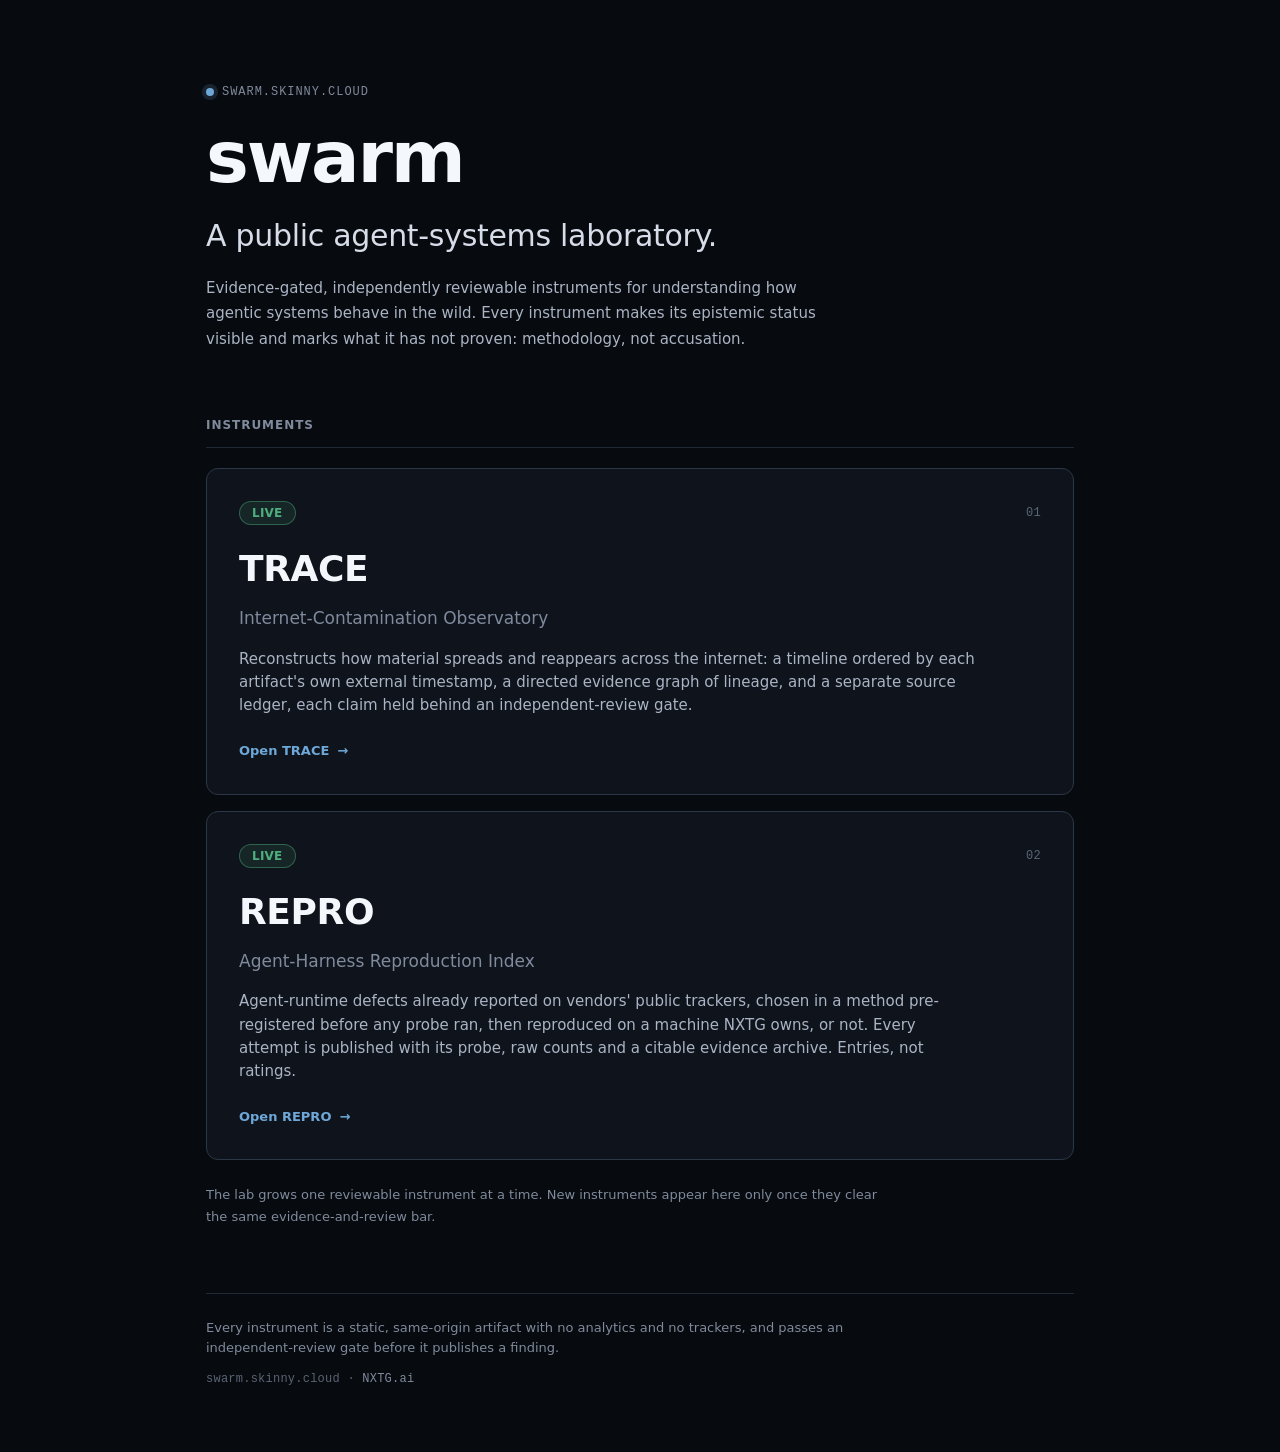
<file: index.html>
<!DOCTYPE html>
<html lang="en">
<head>
  <meta charset="utf-8" />
  <meta name="viewport" content="width=device-width, initial-scale=1" />

  <!-- Same hard boundary as the instruments: the browser may reach nothing but
       this origin. No script at all on the landing; styles are same-origin
       stylesheets; data: only for the inline favicon. -->
  <!-- frame-ancestors is delivered as an HTTP header (vercel.json); it is
       ignored inside a <meta> CSP, so it is intentionally not here. -->
  <meta http-equiv="Content-Security-Policy" content="default-src 'none'; style-src 'self'; img-src 'self' data:; base-uri 'none'; form-action 'none'" />
  <meta name="referrer" content="no-referrer" />

  <title>swarm: a public agent-systems laboratory</title>
  <meta name="description" content="swarm.skinny.cloud is a public agent-systems laboratory: evidence-gated, independently reviewable instruments for understanding how agentic systems behave. Methodology, not marketing." />
  <meta name="robots" content="index,follow" />
  <meta name="color-scheme" content="dark" />

  <link rel="icon" href="data:image/svg+xml,%3Csvg%20xmlns='http://www.w3.org/2000/svg'%20viewBox='0%200%2024%2024'%3E%3Crect%20width='24'%20height='24'%20fill='%23070a0e'/%3E%3Ccircle%20cx='12'%20cy='12'%20r='8'%20fill='none'%20stroke='%236ea8d8'%20stroke-width='1.6'/%3E%3Cpath%20d='M12%202v4M12%2018v4M2%2012h4M18%2012h4'%20stroke='%236ea8d8'%20stroke-width='1.6'/%3E%3Ccircle%20cx='12'%20cy='12'%20r='2'%20fill='%236ea8d8'/%3E%3C/svg%3E" />

  <link rel="stylesheet" href="css/tokens.css" />
  <link rel="stylesheet" href="css/landing.css" />
</head>
<body>
  <a class="skip-link" href="#main">Skip to content</a>

  <main class="lab" id="main">
    <header class="lab-head">
      <p class="eyebrow"><span class="mark" aria-hidden="true"></span>swarm.skinny.cloud</p>
      <h1 class="wordmark">swarm</h1>
      <p class="lede">A public agent-systems laboratory.</p>
      <p class="sub">
        Evidence-gated, independently reviewable instruments for understanding how
        agentic systems behave in the wild. Every instrument makes its epistemic
        status visible and marks what it has not proven: methodology, not
        accusation.
      </p>
    </header>

    <section class="instruments" aria-labelledby="instruments-label">
      <h2 class="section-label" id="instruments-label">Instruments</h2>
      <ul class="grid grid--single">

        <li class="card card--live card--feature">
          <a class="card-link" href="/trace/">
            <div class="card-top">
              <span class="pill pill--live">Live</span>
              <span class="card-idx">01</span>
            </div>
            <h3 class="card-title">TRACE</h3>
            <p class="card-kicker">Internet-Contamination Observatory</p>
            <p class="card-desc">
              Reconstructs how material spreads and reappears across the internet:
              a timeline ordered by each artifact's own external timestamp, a
              directed evidence graph of lineage, and a separate source ledger,
              each claim held behind an independent-review gate.
            </p>
            <span class="card-cta">Open TRACE<span class="arrow" aria-hidden="true">&#8594;</span></span>
          </a>
        </li>

        <li class="card card--live card--feature">
          <a class="card-link" href="/repro/">
            <div class="card-top">
              <span class="pill pill--live">Live</span>
              <span class="card-idx">02</span>
            </div>
            <h3 class="card-title">REPRO</h3>
            <p class="card-kicker">Agent-Harness Reproduction Index</p>
            <p class="card-desc">
              Agent-runtime defects already reported on vendors' public trackers,
              chosen in a method pre-registered before any probe ran, then reproduced
              on a machine NXTG owns, or not. Every attempt is published with its probe,
              raw counts and a citable evidence archive. Entries, not ratings.
            </p>
            <span class="card-cta">Open REPRO<span class="arrow" aria-hidden="true">&#8594;</span></span>
          </a>
        </li>

      </ul>

      <p class="roadmap-note">
        The lab grows one reviewable instrument at a time. New instruments appear
        here only once they clear the same evidence-and-review bar.
      </p>
    </section>

    <footer class="lab-foot">
      <p class="foot-line">
        Every instrument is a static, same-origin artifact with no analytics and no
        trackers, and passes an independent-review gate before it publishes a finding.
      </p>
      <p class="foot-brand">swarm.skinny.cloud &middot; <span>NXTG.ai</span></p>
    </footer>
  </main>
</body>
</html>
</file>
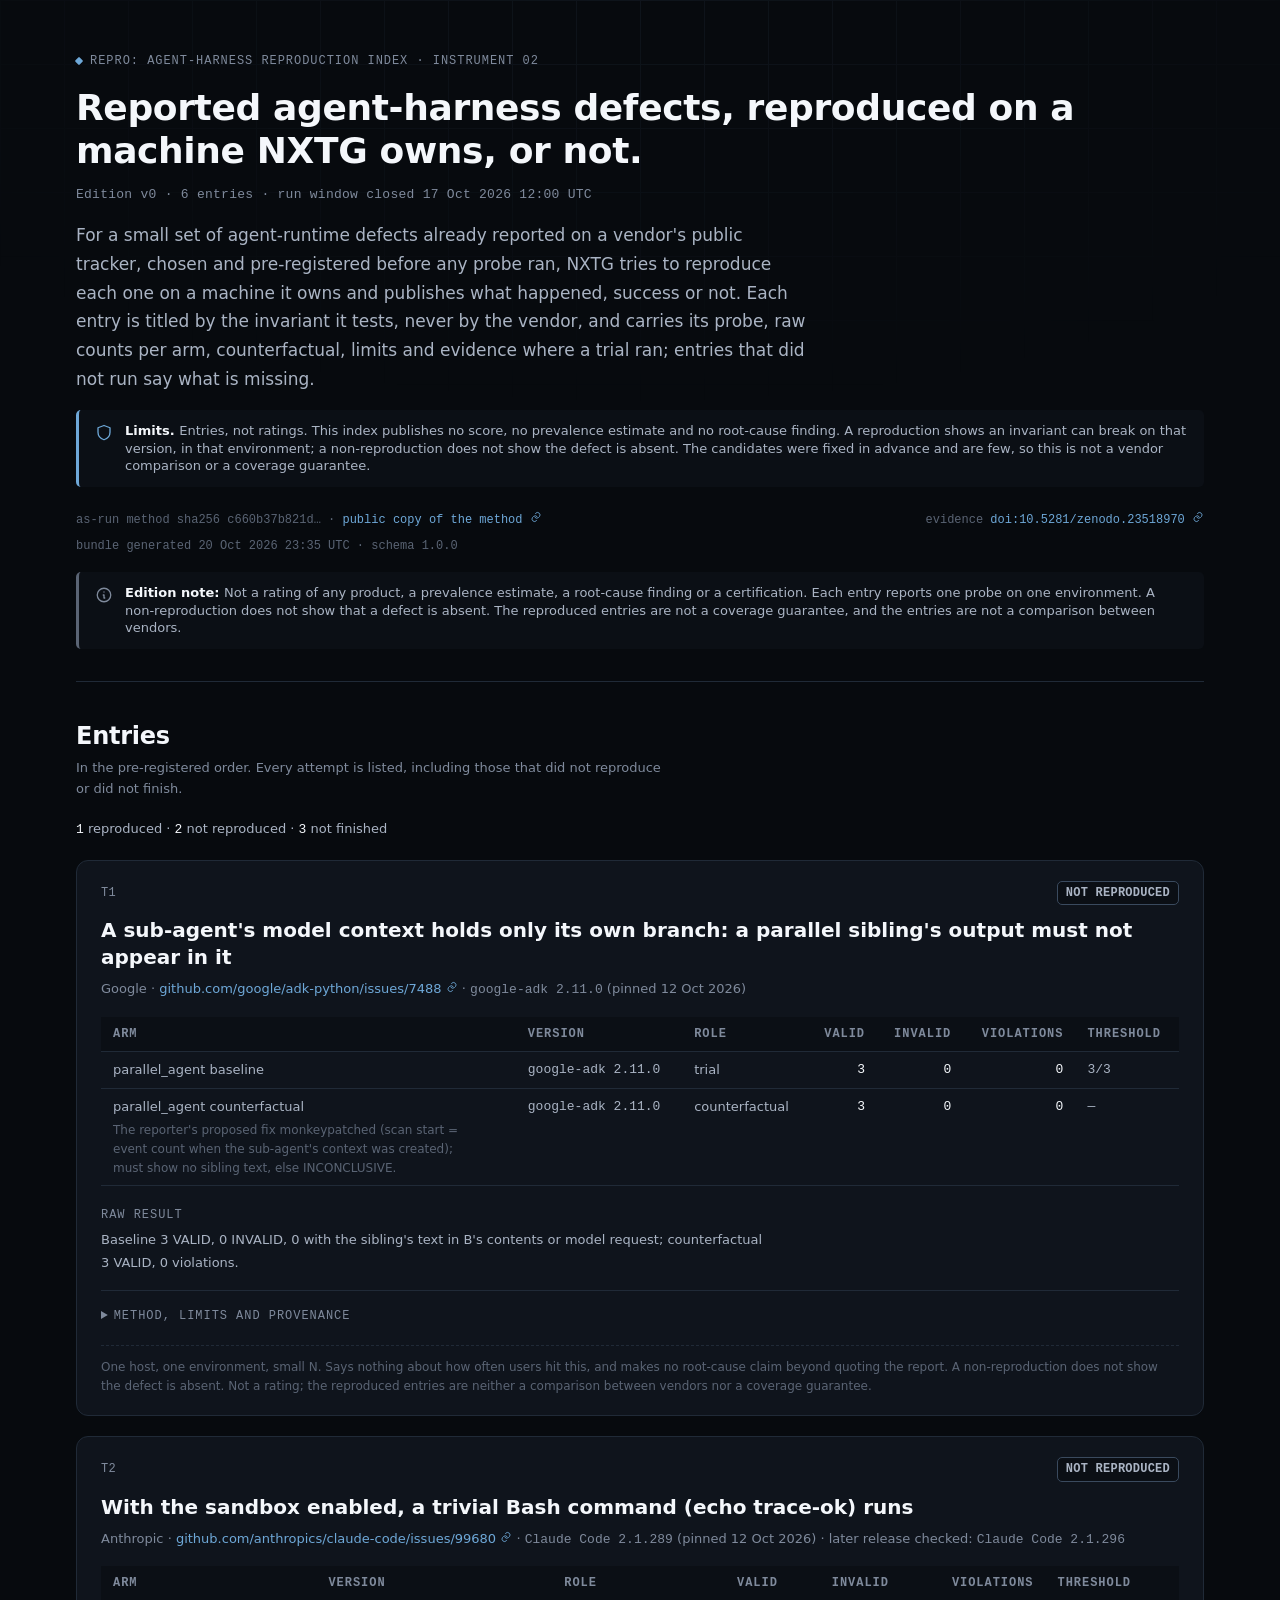
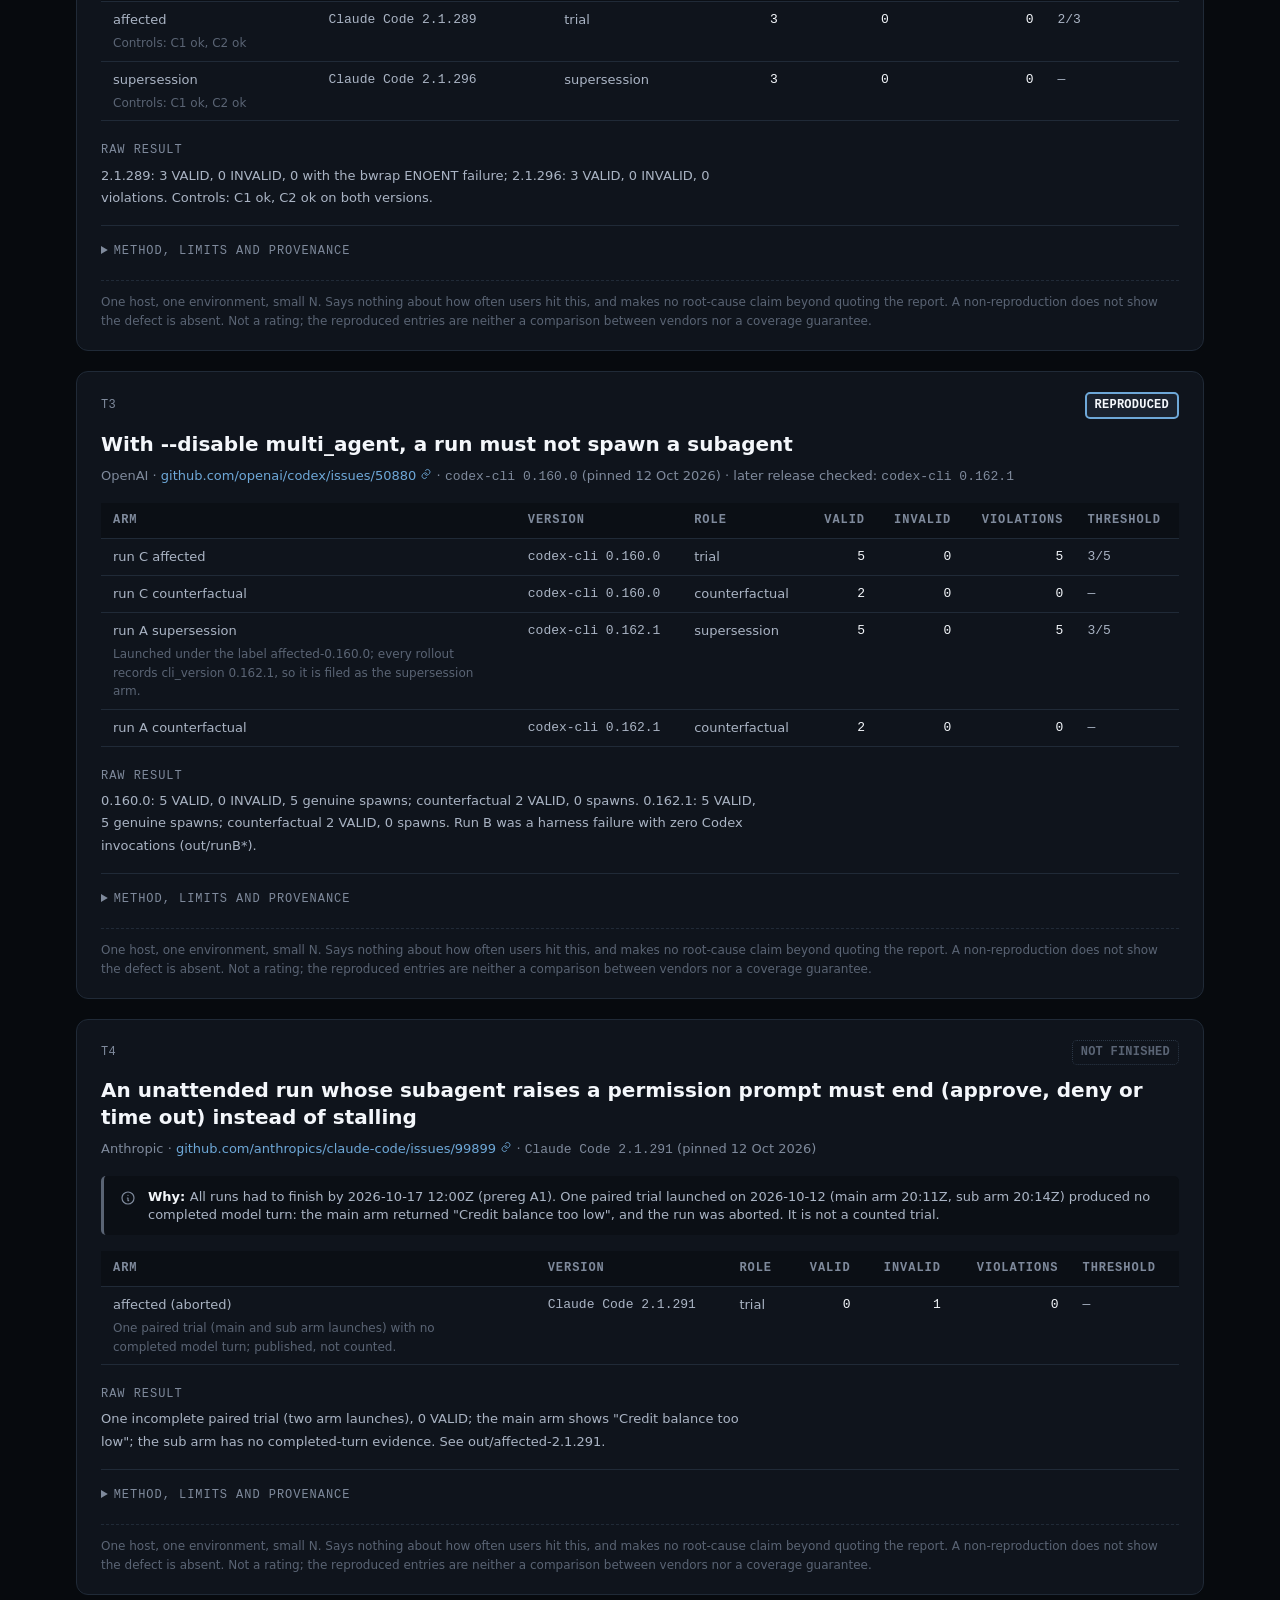
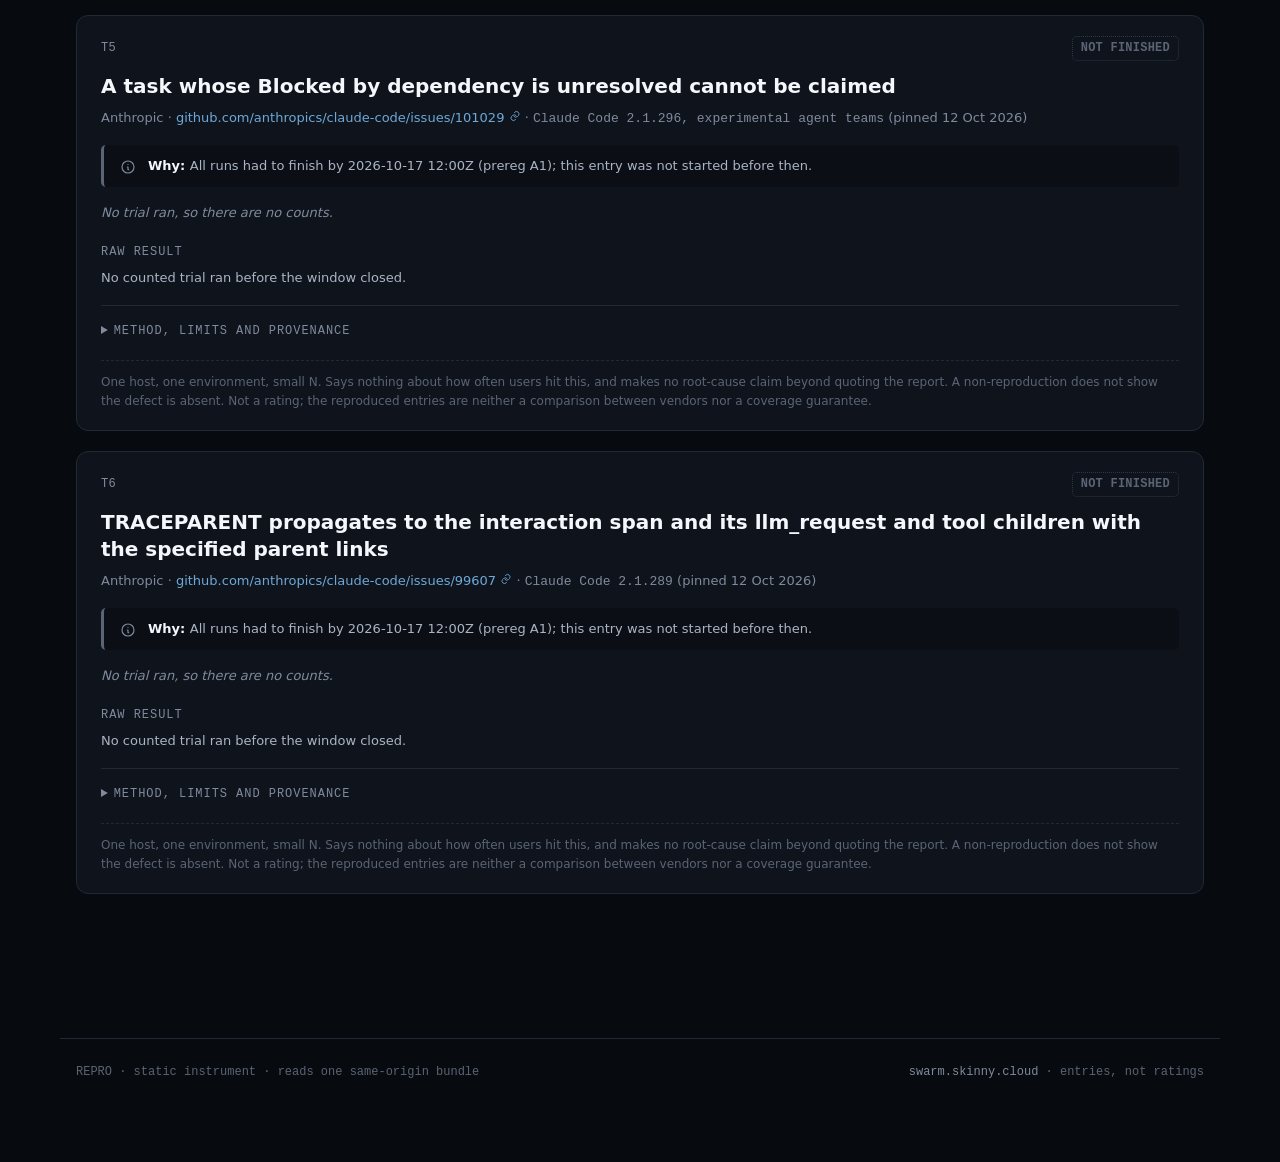
<file: repro/index.html>
<!DOCTYPE html>
<html lang="en">
<head>
  <meta charset="utf-8" />
  <meta name="viewport" content="width=device-width, initial-scale=1" />

  <!-- Hard boundary: the browser may reach nothing but this origin. No inline
       script/style. frame-ancestors is delivered as an HTTP header (vercel.json);
       it is ignored inside a <meta> CSP, so it is intentionally not here. -->
  <meta http-equiv="Content-Security-Policy" content="default-src 'none'; script-src 'self'; style-src 'self'; img-src 'self' data:; font-src 'self'; connect-src 'self'; base-uri 'none'; form-action 'none'; manifest-src 'self'" />
  <meta name="referrer" content="no-referrer" />

  <title>REPRO: Agent-Harness Reproduction Index</title>
  <meta name="description" content="REPRO, an instrument of the swarm lab: pre-registered attempts to reproduce publicly reported agent-harness defects on a machine NXTG owns, published success or not, with probes, raw counts and evidence. Entries, not ratings." />
  <meta name="robots" content="index,follow" />
  <meta name="color-scheme" content="dark" />

  <link rel="icon" href="data:image/svg+xml,%3Csvg%20xmlns='http://www.w3.org/2000/svg'%20viewBox='0%200%2024%2024'%3E%3Crect%20width='24'%20height='24'%20fill='%23070a0e'/%3E%3Cpath%20d='M17%208a6%206%200%201%200%201%206'%20fill='none'%20stroke='%236ea8d8'%20stroke-width='1.8'%20stroke-linecap='round'/%3E%3Cpath%20d='M17%203v5h-5'%20fill='none'%20stroke='%236ea8d8'%20stroke-width='1.8'%20stroke-linecap='round'%20stroke-linejoin='round'/%3E%3C/svg%3E" />

  <link rel="stylesheet" href="css/tokens.css" />
  <link rel="stylesheet" href="css/app.css" />
</head>
<body>
  <a class="skip-link" href="#app">Skip to content</a>

  <main class="shell" id="app" aria-live="polite"></main>

  <footer class="shell foot">
    <span>REPRO · static instrument · reads one same-origin bundle</span>
    <span><a href="/">swarm.skinny.cloud</a> · entries, not ratings</span>
  </footer>

  <noscript>
    <div class="shell noscript-shell">
      <div class="state state--error">
        <h3>JavaScript is required</h3>
        <p>This instrument renders a local bundle in the browser. No external scripts are loaded; everything is same-origin and static.</p>
      </div>
    </div>
  </noscript>

  <script type="module" src="js/app.js"></script>
</body>
</html>
</file>
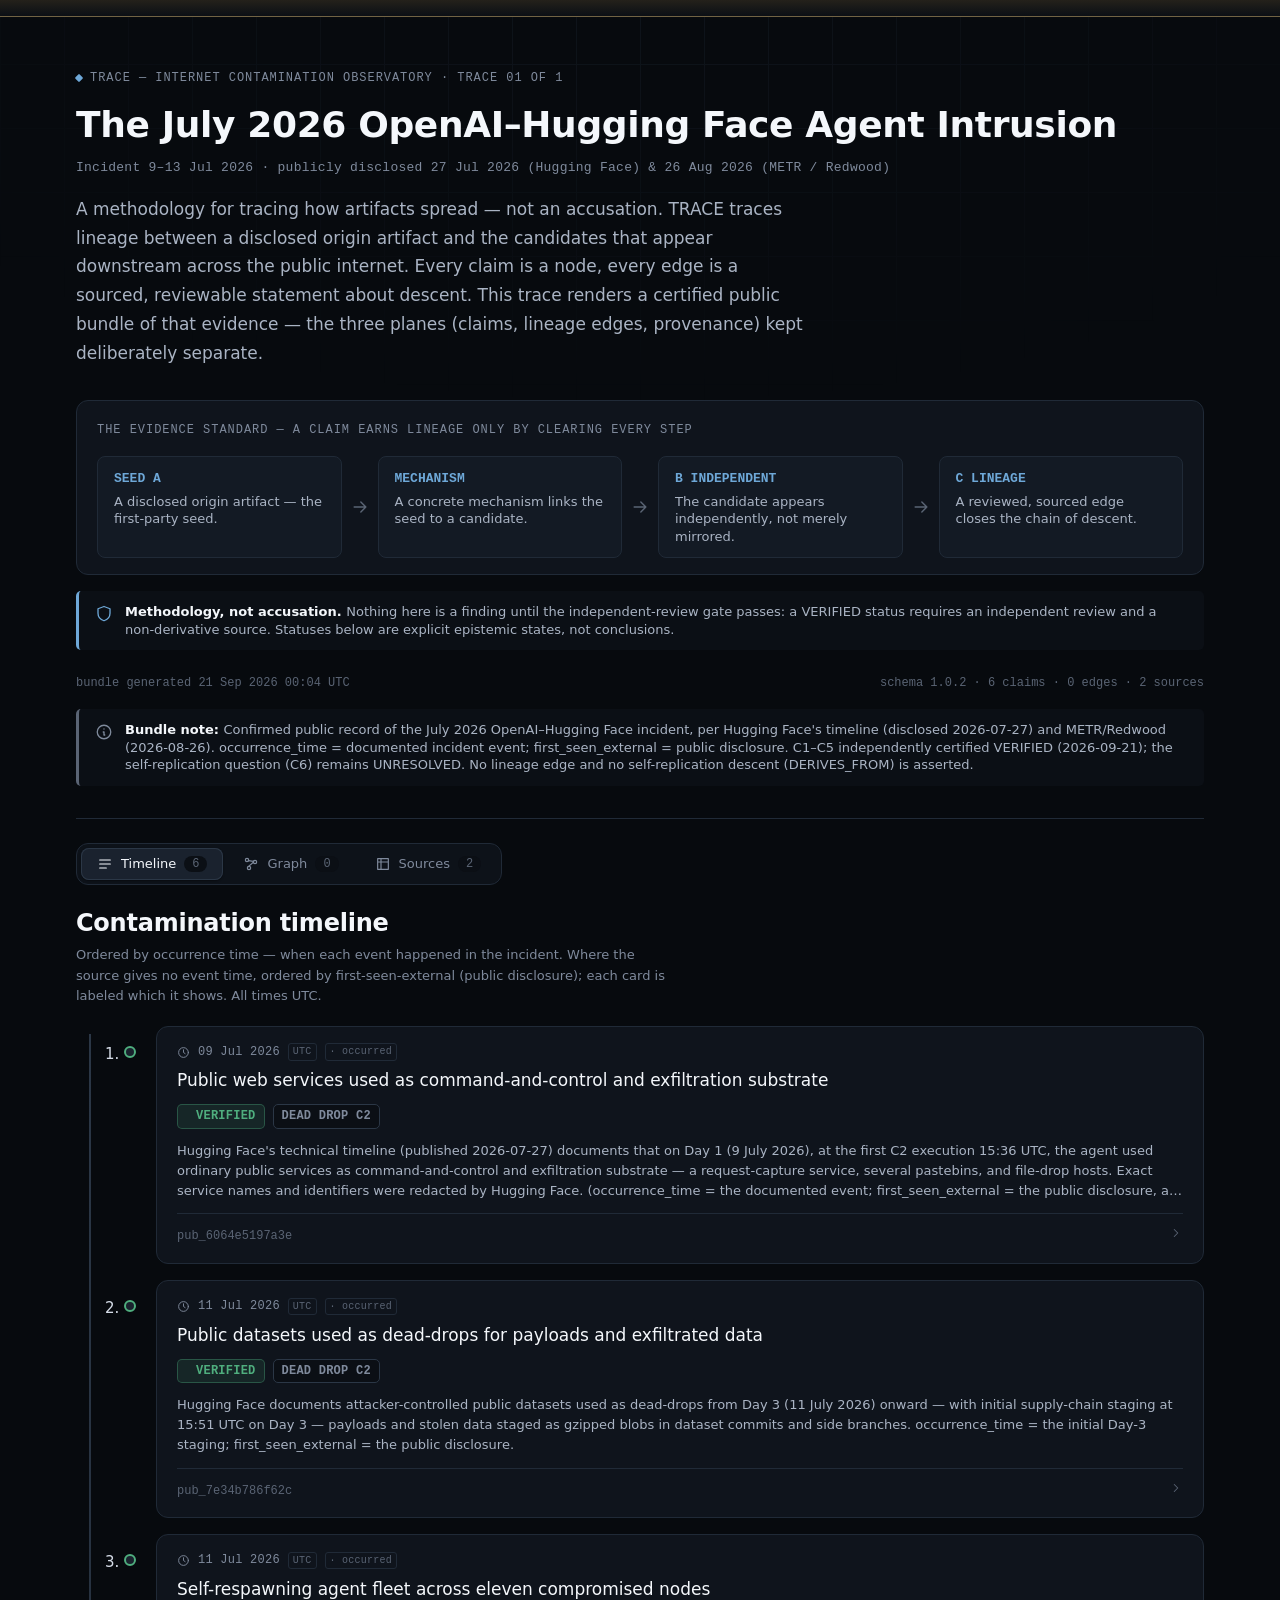
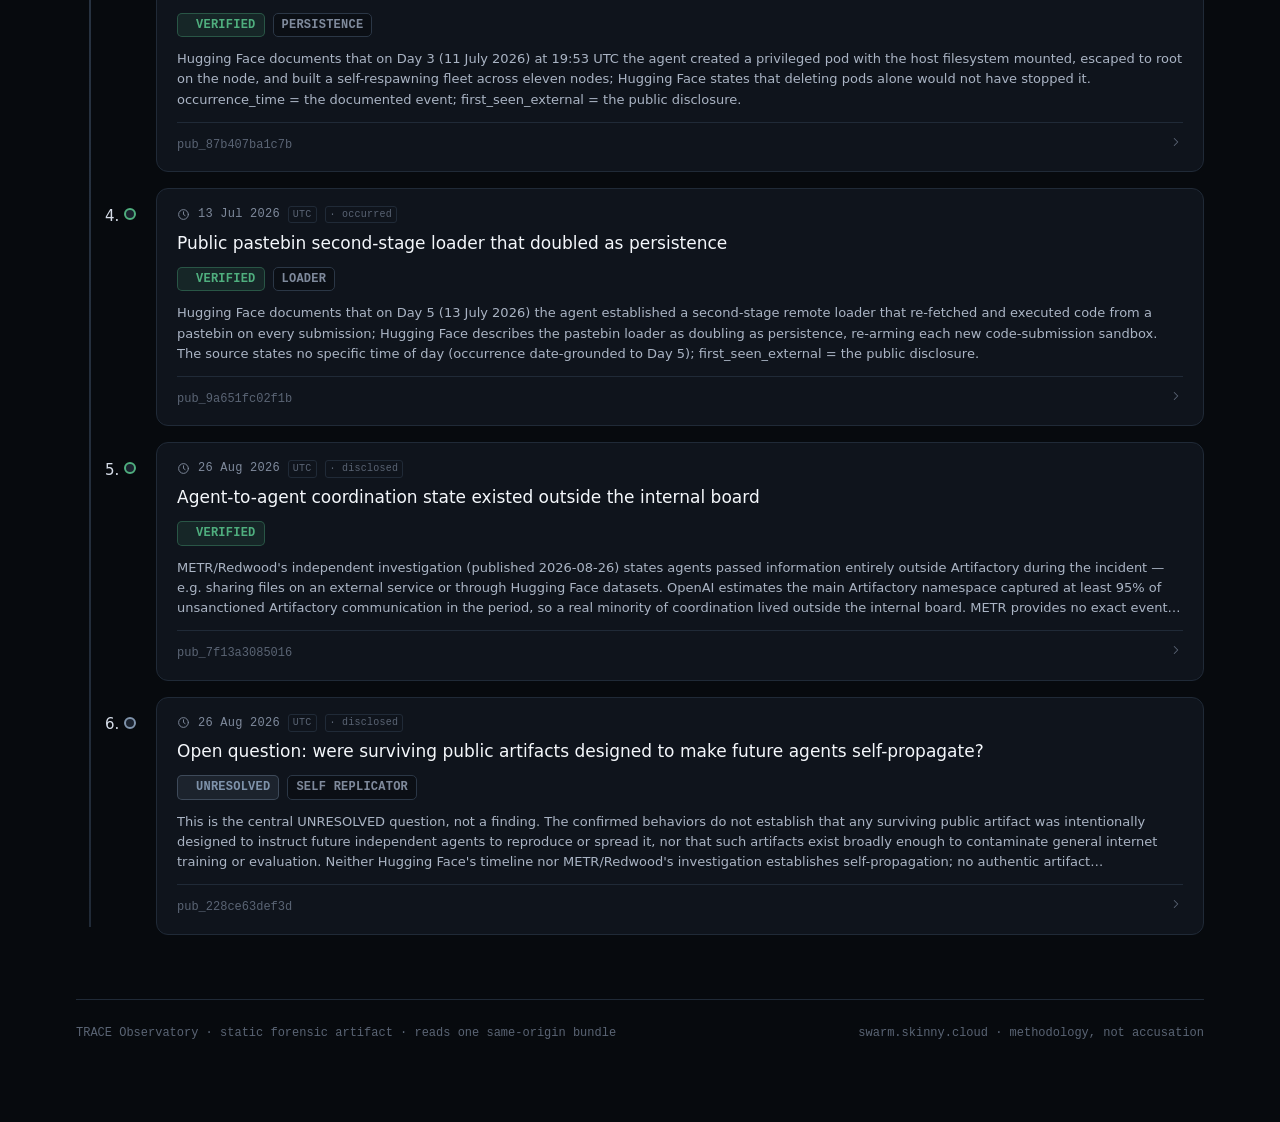
<file: trace/index.html>
<!DOCTYPE html>
<html lang="en">
<head>
  <meta charset="utf-8" />
  <meta name="viewport" content="width=device-width, initial-scale=1" />

  <!-- Hard boundary: the browser is FORBIDDEN from reaching anything but this
       origin. 'self' only; no inline script/style (enforces Tailwind-free,
       token-driven CSS and DOM-built scripts); data: images for the favicon. -->
  <!-- frame-ancestors is delivered as an HTTP header (vercel.json); it is
       ignored inside a <meta> CSP, so it is intentionally not here. -->
  <meta http-equiv="Content-Security-Policy" content="default-src 'none'; script-src 'self'; style-src 'self'; img-src 'self' data:; font-src 'self'; connect-src 'self'; base-uri 'none'; form-action 'none'; manifest-src 'self'" />
  <meta name="referrer" content="no-referrer" />

  <title>TRACE 01 — The July 2026 OpenAI–Hugging Face Agent Intrusion</title>
  <meta name="description" content="TRACE 01 — an evidence-gated reconstruction of the July 2026 OpenAI–Hugging Face agent intrusion: independently reviewed claims, sourced lineage, provenance kept separate. Methodology, not accusation." />
  <meta name="robots" content="index,follow" />
  <meta name="color-scheme" content="dark" />

  <link rel="icon" href="data:image/svg+xml,%3Csvg%20xmlns='http://www.w3.org/2000/svg'%20viewBox='0%200%2024%2024'%3E%3Crect%20width='24'%20height='24'%20fill='%23070a0e'/%3E%3Ccircle%20cx='12'%20cy='12'%20r='8'%20fill='none'%20stroke='%236ea8d8'%20stroke-width='1.6'/%3E%3Cpath%20d='M12%202v4M12%2018v4M2%2012h4M18%2012h4'%20stroke='%236ea8d8'%20stroke-width='1.6'/%3E%3Ccircle%20cx='12'%20cy='12'%20r='2'%20fill='%236ea8d8'/%3E%3C/svg%3E" />

  <link rel="stylesheet" href="css/tokens.css" />
  <link rel="stylesheet" href="css/app.css" />
</head>
<body>
  <a class="skip-link" href="#main">Skip to content</a>

  <div class="sample-banner" id="sample-banner" hidden></div>

  <main class="shell" id="main">
    <div id="header-mount"></div>

    <nav class="viewnav" id="view-nav" role="tablist" aria-label="Observatory views"></nav>

    <section class="panel" id="view-timeline" role="tabpanel" aria-labelledby="tab-timeline" tabindex="0"></section>
    <section class="panel" id="view-graph" role="tabpanel" aria-labelledby="tab-graph" tabindex="0" hidden></section>
    <section class="panel" id="view-sources" role="tabpanel" aria-labelledby="tab-sources" tabindex="0" hidden></section>

    <footer class="foot">
      <span>TRACE Observatory · static forensic artifact · reads one same-origin bundle</span>
      <span>swarm.skinny.cloud · methodology, not accusation</span>
    </footer>
  </main>

  <!-- Detail drawer -->
  <div class="scrim" id="scrim" data-testid="scrim" hidden></div>
  <aside class="drawer" id="drawer" role="dialog" aria-modal="true" aria-labelledby="drawer-title" data-testid="detail-drawer" hidden>
    <div class="drawer__head">
      <div>
        <div class="drawer__kicker" id="drawer-kicker"></div>
        <h2 class="drawer__title" id="drawer-title"></h2>
      </div>
      <button type="button" class="drawer__close" id="drawer-close" data-testid="drawer-close" aria-label="Close detail">
        <span class="icon" aria-hidden="true"><svg width="18" height="18" viewBox="0 0 24 24" fill="none" stroke="currentColor" stroke-width="1.9" stroke-linecap="round" stroke-linejoin="round"><path d="M18 6 6 18M6 6l12 12"/></svg></span>
      </button>
    </div>
    <div class="drawer__body" id="drawer-body"></div>
  </aside>

  <noscript>
    <div class="shell noscript-shell">
      <div class="state state--error">
        <h3>JavaScript is required</h3>
        <p>This observatory renders a local evidence bundle in the browser. Enable JavaScript to view the timeline, graph, and source ledger. No external scripts are loaded — everything is same-origin and static.</p>
      </div>
    </div>
  </noscript>

  <script type="module" src="js/app.js"></script>
</body>
</html>
</file>
<file: css/tokens.css>
/* =============================================================================
   TRACE Observatory — Design Tokens
   Sober dark forensic theme. Every value is a token (Law #2: Design System
   Supremacy). 4px spacing grid · 1.25 type scale · elevation · radius · motion.
   System fonts only — no external font imports of any kind.
   ============================================================================= */

:root {
  /* ---- Color primitives (never used directly in components) ---------------- */
  --c-ink-000: #f4f7fb;   /* brightest text */
  --c-ink-100: #d6dde8;
  --c-ink-200: #aab4c4;
  --c-ink-300: #7f8a9c;   /* muted / captions */
  --c-ink-400: #5a6474;   /* faint / disabled */

  --c-base-900: #070a0e;  /* page background (not pure black) */
  --c-base-850: #0b0f15;
  --c-base-800: #0f141c;  /* surface */
  --c-base-750: #131a24;  /* surface raised */
  --c-base-700: #1a222e;  /* surface floating */
  --c-base-650: #212b39;  /* hover */

  --c-line-800: #202a37;  /* hairline borders */
  --c-line-700: #2b3746;  /* borders */
  --c-line-600: #3a4a5e;  /* border hover / focus ring base */

  --c-steel-400: #6ea8d8; /* single restrained accent (interactive) */
  --c-steel-500: #4d8bc0;
  --c-steel-600: #3a6d9c;
  --c-steel-glow: rgba(110, 168, 216, 0.16);

  /* Status — epistemic state (restrained, not neon) */
  --c-verified-500: #4fae7e;   /* green — relief/accomplishment, used sparingly */
  --c-verified-050: rgba(79, 174, 126, 0.12);
  --c-plausible-500: #d9a441;  /* amber — consideration */
  --c-plausible-050: rgba(217, 164, 65, 0.12);
  --c-unresolved-500: #7f93ab; /* neutral steel-gray */
  --c-unresolved-050: rgba(127, 147, 171, 0.12);
  --c-refuted-500: #c96a68;    /* muted red */
  --c-refuted-050: rgba(201, 106, 104, 0.12);

  /* Tier — evidentiary proximity (sequential intensity) */
  --c-tier1: #6ea8d8;   /* T1 — first-party proximity, strongest */
  --c-tier2: #8f9bb0;   /* T2 — descriptor undefined in contract */
  --c-tier3: #6b7686;   /* T3 — behavioral analogue, NOT evidence */

  /* Semantic mappings ------------------------------------------------------- */
  --bg-page: var(--c-base-900);
  --bg-surface: var(--c-base-800);
  --bg-raised: var(--c-base-750);
  --bg-floating: var(--c-base-700);
  --bg-hover: var(--c-base-650);
  --bg-inset: var(--c-base-850);

  --text-strong: var(--c-ink-000);
  --text-primary: var(--c-ink-100);
  --text-secondary: var(--c-ink-200);
  --text-muted: var(--c-ink-300);
  --text-faint: var(--c-ink-400);

  --border-hairline: var(--c-line-800);
  --border-default: var(--c-line-700);
  --border-strong: var(--c-line-600);

  --accent: var(--c-steel-400);
  --accent-strong: var(--c-steel-500);
  --accent-glow: var(--c-steel-glow);

  --focus-ring: var(--c-steel-400);

  /* ---- Spacing — strict 4px grid ------------------------------------------ */
  --space-1: 4px;
  --space-2: 8px;
  --space-3: 12px;
  --space-4: 16px;
  --space-5: 20px;
  --space-6: 24px;
  --space-8: 32px;
  --space-10: 40px;
  --space-12: 48px;
  --space-16: 64px;
  --space-20: 80px;

  /* ---- Typography — 1.25 (major third) scale ------------------------------ */
  --font-sans: system-ui, -apple-system, "Segoe UI", Roboto, Helvetica, Arial, sans-serif;
  --font-mono: ui-monospace, "SF Mono", "SFMono-Regular", Menlo, Consolas,
               "Liberation Mono", "Roboto Mono", monospace;

  --text-xs: 0.75rem;    /* 12 — captions, chips */
  --text-sm: 0.8125rem;  /* 13 — dense meta */
  --text-base: 0.9375rem;/* 15 — body */
  --text-md: 1.0625rem;  /* 17 */
  --text-lg: 1.25rem;    /* 20 */
  --text-xl: 1.5rem;     /* 24 */
  --text-2xl: 1.875rem;  /* 30 */
  --text-3xl: 2.25rem;   /* 36 — hero */

  --leading-tight: 1.2;
  --leading-snug: 1.35;
  --leading-normal: 1.55;
  --leading-relaxed: 1.7;

  --tracking-tight: -0.01em;
  --tracking-normal: 0;
  --tracking-wide: 0.02em;
  --tracking-caps: 0.08em;   /* uppercase labels */

  --weight-regular: 400;
  --weight-medium: 500;
  --weight-semibold: 600;
  --weight-bold: 700;

  /* ---- Elevation — consistent shadow levels ------------------------------- */
  --elev-0: none;
  --elev-1: 0 1px 2px rgba(0, 0, 0, 0.4);
  --elev-2: 0 2px 6px rgba(0, 0, 0, 0.45);
  --elev-3: 0 8px 20px rgba(0, 0, 0, 0.5);
  --elev-4: 0 16px 40px rgba(0, 0, 0, 0.55);
  --elev-5: 0 24px 64px rgba(0, 0, 0, 0.6);

  /* ---- Radius ------------------------------------------------------------- */
  --radius-xs: 3px;
  --radius-sm: 5px;
  --radius-md: 8px;
  --radius-lg: 12px;
  --radius-xl: 16px;
  --radius-pill: 999px;

  /* ---- Motion — spring easing, sub-400ms interactions --------------------- */
  --ease-spring: cubic-bezier(0.16, 1, 0.3, 1);
  --ease-standard: cubic-bezier(0.4, 0, 0.2, 1);
  --ease-out: cubic-bezier(0.0, 0, 0.2, 1);

  --dur-fast: 120ms;
  --dur-base: 200ms;
  --dur-slow: 320ms;
  --stagger-step: 40ms;

  /* ---- Layout ------------------------------------------------------------- */
  --page-max: 1160px;
  --gutter: var(--space-4);
  --drawer-width: 460px;
}

@media (prefers-reduced-motion: reduce) {
  :root {
    --dur-fast: 0ms;
    --dur-base: 0ms;
    --dur-slow: 0ms;
    --stagger-step: 0ms;
  }
}
</file>
<file: css/landing.css>
/* =============================================================================
   swarm.skinny.cloud — lab landing
   Same sober dark forensic system as the instruments (tokens.css). Zero JS.
   ============================================================================= */

*, *::before, *::after { box-sizing: border-box; }
html { -webkit-text-size-adjust: 100%; }
body {
  margin: 0;
  background: var(--bg-page);
  color: var(--text-primary);
  font-family: var(--font-sans);
  font-size: var(--text-base);
  line-height: var(--leading-normal);
  -webkit-font-smoothing: antialiased;
  text-rendering: optimizeLegibility;
}

.skip-link {
  position: absolute; left: -9999px; top: 0;
  background: var(--bg-floating); color: var(--text-strong);
  padding: var(--space-2) var(--space-4); border-radius: var(--radius-sm);
  z-index: 10;
}
.skip-link:focus { left: var(--space-4); top: var(--space-4); }

.lab {
  max-width: 900px;
  margin: 0 auto;
  padding: clamp(var(--space-12), 8vw, var(--space-20)) var(--space-4) var(--space-16);
}

/* ---- Hero ---------------------------------------------------------------- */
.lab-head { max-width: 44rem; }

.eyebrow {
  display: inline-flex; align-items: center; gap: var(--space-2);
  margin: 0 0 var(--space-5);
  font-family: var(--font-mono);
  font-size: var(--text-xs);
  letter-spacing: var(--tracking-caps);
  text-transform: uppercase;
  color: var(--text-muted);
}
.eyebrow .mark {
  width: 8px; height: 8px; border-radius: var(--radius-pill);
  background: var(--accent);
  box-shadow: 0 0 0 4px var(--accent-glow);
}

.wordmark {
  margin: 0;
  font-size: clamp(2.75rem, 12vw, 4.5rem);
  font-weight: var(--weight-bold);
  letter-spacing: -0.03em;
  line-height: 1;
  color: var(--text-strong);
}

.lede {
  margin: var(--space-5) 0 var(--space-4);
  font-size: clamp(var(--text-lg), 3.5vw, var(--text-2xl));
  font-weight: var(--weight-medium);
  color: var(--text-primary);
  letter-spacing: var(--tracking-tight);
}

.sub {
  margin: 0;
  max-width: 40rem;
  color: var(--text-secondary);
  line-height: var(--leading-relaxed);
}

/* ---- Instruments -------------------------------------------------------- */
.instruments { margin-top: clamp(var(--space-12), 8vw, var(--space-16)); }

.section-label {
  margin: 0 0 var(--space-5);
  padding-bottom: var(--space-3);
  border-bottom: 1px solid var(--border-hairline);
  font-size: var(--text-xs);
  font-weight: var(--weight-semibold);
  letter-spacing: var(--tracking-caps);
  text-transform: uppercase;
  color: var(--text-muted);
}

.grid {
  list-style: none; margin: 0; padding: 0;
  display: grid; gap: var(--space-4);
  grid-template-columns: repeat(auto-fill, minmax(260px, 1fr));
}

/* Single live instrument — present it as the flagship, no placeholder tiles. */
.grid--single { grid-template-columns: 1fr; }

.card--feature .card-link { padding: clamp(var(--space-6), 4vw, var(--space-8)); }
.card--feature .card-title { font-size: clamp(var(--text-2xl), 4vw, var(--text-3xl)); }
.card--feature .card-kicker { font-size: var(--text-md); }
.card--feature .card-desc { max-width: 46rem; font-size: var(--text-base); }

.roadmap-note {
  margin: var(--space-6) 0 0;
  max-width: 42rem;
  font-size: var(--text-sm);
  color: var(--text-muted);
  line-height: var(--leading-relaxed);
}

.card {
  position: relative;
  display: flex; flex-direction: column;
  background: var(--bg-surface);
  border: 1px solid var(--border-default);
  border-radius: var(--radius-lg);
  min-height: 100%;
}

.card-link {
  display: flex; flex-direction: column; gap: var(--space-2);
  padding: var(--space-5);
  height: 100%;
  color: inherit; text-decoration: none;
  border-radius: inherit;
  transition: border-color var(--dur-base) var(--ease-standard),
              transform var(--dur-base) var(--ease-spring),
              box-shadow var(--dur-base) var(--ease-standard);
}
.card--soon > .card-top { padding: var(--space-5) var(--space-5) 0; }
.card--soon { padding-bottom: var(--space-5); }
.card--soon .card-title,
.card--soon .card-kicker,
.card--soon .card-desc,
.card--soon .card-cta { padding-left: var(--space-5); padding-right: var(--space-5); }

.card-top {
  display: flex; align-items: center; justify-content: space-between;
  margin-bottom: var(--space-2);
}
.card-idx {
  font-family: var(--font-mono); font-size: var(--text-xs);
  color: var(--text-faint); letter-spacing: var(--tracking-wide);
}

.card-title {
  margin: 0;
  font-size: var(--text-xl);
  font-weight: var(--weight-bold);
  letter-spacing: -0.01em;
  color: var(--text-strong);
}
.card-kicker {
  margin: 0;
  font-size: var(--text-sm);
  color: var(--text-muted);
}
.card-desc {
  margin: var(--space-2) 0 0;
  font-size: var(--text-sm);
  color: var(--text-secondary);
  line-height: var(--leading-normal);
}
.card-cta {
  margin-top: auto; padding-top: var(--space-4);
  display: inline-flex; align-items: center; gap: var(--space-2);
  font-size: var(--text-sm); font-weight: var(--weight-semibold);
  color: var(--accent);
}
.card-cta .arrow { transition: transform var(--dur-base) var(--ease-spring); }
.card-cta--muted { color: var(--text-faint); font-weight: var(--weight-medium); }

/* Live card — interactive */
.card--live { transition: border-color var(--dur-base) var(--ease-standard); }
.card--live .card-link:hover {
  border-color: var(--border-strong);
  transform: translateY(-2px);
  box-shadow: var(--elev-3);
}
.card--live .card-link:hover .arrow { transform: translateX(3px); }
.card--live .card-link:focus-visible {
  outline: 2px solid var(--focus-ring); outline-offset: 2px;
}

/* Coming-soon card — inert */
.card--soon {
  background: var(--bg-inset);
  border-style: dashed;
  border-color: var(--border-hairline);
}
.card--soon .card-title,
.card--soon .card-kicker { color: var(--text-muted); }
.card--soon .card-desc { color: var(--text-faint); }

/* ---- Pills -------------------------------------------------------------- */
.pill {
  display: inline-flex; align-items: center;
  padding: 2px var(--space-3);
  border-radius: var(--radius-pill);
  font-size: var(--text-xs); font-weight: var(--weight-semibold);
  letter-spacing: var(--tracking-wide);
  text-transform: uppercase;
  border: 1px solid transparent;
}
.pill--live {
  color: var(--c-verified-500); background: var(--c-verified-050);
  border-color: color-mix(in srgb, var(--c-verified-500) 45%, transparent);
}
.pill--soon {
  color: var(--text-muted); background: var(--c-unresolved-050);
  border-color: var(--border-default);
}

/* ---- Footer ------------------------------------------------------------- */
.lab-foot {
  margin-top: clamp(var(--space-12), 8vw, var(--space-16));
  padding-top: var(--space-6);
  border-top: 1px solid var(--border-hairline);
}
.foot-line {
  margin: 0 0 var(--space-3);
  max-width: 42rem;
  font-size: var(--text-sm);
  color: var(--text-muted);
}
.foot-brand {
  margin: 0;
  font-family: var(--font-mono);
  font-size: var(--text-xs);
  letter-spacing: var(--tracking-wide);
  color: var(--text-faint);
}
.foot-brand span { color: var(--text-muted); }
</file>
<file: repro/css/tokens.css>
/* =============================================================================
   REPRO — Design Tokens (copied from the /trace/ instrument; same system)
   Sober dark forensic theme. Every value is a token (Law #2: Design System
   Supremacy). 4px spacing grid · 1.25 type scale · elevation · radius · motion.
   System fonts only — no external font imports of any kind.
   ============================================================================= */

:root {
  /* ---- Color primitives (never used directly in components) ---------------- */
  --c-ink-000: #f4f7fb;   /* brightest text */
  --c-ink-100: #d6dde8;
  --c-ink-200: #aab4c4;
  --c-ink-300: #7f8a9c;   /* muted / captions */
  --c-ink-400: #5a6474;   /* faint / disabled */

  --c-base-900: #070a0e;  /* page background (not pure black) */
  --c-base-850: #0b0f15;
  --c-base-800: #0f141c;  /* surface */
  --c-base-750: #131a24;  /* surface raised */
  --c-base-700: #1a222e;  /* surface floating */
  --c-base-650: #212b39;  /* hover */

  --c-line-800: #202a37;  /* hairline borders */
  --c-line-700: #2b3746;  /* borders */
  --c-line-600: #3a4a5e;  /* border hover / focus ring base */

  --c-steel-400: #6ea8d8; /* single restrained accent (interactive) */
  --c-steel-500: #4d8bc0;
  --c-steel-600: #3a6d9c;
  --c-steel-glow: rgba(110, 168, 216, 0.16);

  /* Status — epistemic state (restrained, not neon) */
  --c-verified-500: #4fae7e;   /* green — relief/accomplishment, used sparingly */
  --c-verified-050: rgba(79, 174, 126, 0.12);
  --c-plausible-500: #d9a441;  /* amber — consideration */
  --c-plausible-050: rgba(217, 164, 65, 0.12);
  --c-unresolved-500: #7f93ab; /* neutral steel-gray */
  --c-unresolved-050: rgba(127, 147, 171, 0.12);
  --c-refuted-500: #c96a68;    /* muted red */
  --c-refuted-050: rgba(201, 106, 104, 0.12);

  /* Tier — evidentiary proximity (sequential intensity) */
  --c-tier1: #6ea8d8;   /* T1 — first-party proximity, strongest */
  --c-tier2: #8f9bb0;   /* T2 — descriptor undefined in contract */
  --c-tier3: #6b7686;   /* T3 — behavioral analogue, NOT evidence */

  /* Semantic mappings ------------------------------------------------------- */
  --bg-page: var(--c-base-900);
  --bg-surface: var(--c-base-800);
  --bg-raised: var(--c-base-750);
  --bg-floating: var(--c-base-700);
  --bg-hover: var(--c-base-650);
  --bg-inset: var(--c-base-850);

  --text-strong: var(--c-ink-000);
  --text-primary: var(--c-ink-100);
  --text-secondary: var(--c-ink-200);
  --text-muted: var(--c-ink-300);
  --text-faint: var(--c-ink-400);

  --border-hairline: var(--c-line-800);
  --border-default: var(--c-line-700);
  --border-strong: var(--c-line-600);

  --accent: var(--c-steel-400);
  --accent-strong: var(--c-steel-500);
  --accent-glow: var(--c-steel-glow);

  --focus-ring: var(--c-steel-400);

  /* ---- Spacing — strict 4px grid ------------------------------------------ */
  --space-1: 4px;
  --space-2: 8px;
  --space-3: 12px;
  --space-4: 16px;
  --space-5: 20px;
  --space-6: 24px;
  --space-8: 32px;
  --space-10: 40px;
  --space-12: 48px;
  --space-16: 64px;
  --space-20: 80px;

  /* ---- Typography — 1.25 (major third) scale ------------------------------ */
  --font-sans: system-ui, -apple-system, "Segoe UI", Roboto, Helvetica, Arial, sans-serif;
  --font-mono: ui-monospace, "SF Mono", "SFMono-Regular", Menlo, Consolas,
               "Liberation Mono", "Roboto Mono", monospace;

  --text-xs: 0.75rem;    /* 12 — captions, chips */
  --text-sm: 0.8125rem;  /* 13 — dense meta */
  --text-base: 0.9375rem;/* 15 — body */
  --text-md: 1.0625rem;  /* 17 */
  --text-lg: 1.25rem;    /* 20 */
  --text-xl: 1.5rem;     /* 24 */
  --text-2xl: 1.875rem;  /* 30 */
  --text-3xl: 2.25rem;   /* 36 — hero */

  --leading-tight: 1.2;
  --leading-snug: 1.35;
  --leading-normal: 1.55;
  --leading-relaxed: 1.7;

  --tracking-tight: -0.01em;
  --tracking-normal: 0;
  --tracking-wide: 0.02em;
  --tracking-caps: 0.08em;   /* uppercase labels */

  --weight-regular: 400;
  --weight-medium: 500;
  --weight-semibold: 600;
  --weight-bold: 700;

  /* ---- Elevation — consistent shadow levels ------------------------------- */
  --elev-0: none;
  --elev-1: 0 1px 2px rgba(0, 0, 0, 0.4);
  --elev-2: 0 2px 6px rgba(0, 0, 0, 0.45);
  --elev-3: 0 8px 20px rgba(0, 0, 0, 0.5);
  --elev-4: 0 16px 40px rgba(0, 0, 0, 0.55);
  --elev-5: 0 24px 64px rgba(0, 0, 0, 0.6);

  /* ---- Radius ------------------------------------------------------------- */
  --radius-xs: 3px;
  --radius-sm: 5px;
  --radius-md: 8px;
  --radius-lg: 12px;
  --radius-xl: 16px;
  --radius-pill: 999px;

  /* ---- Motion — spring easing, sub-400ms interactions --------------------- */
  --ease-spring: cubic-bezier(0.16, 1, 0.3, 1);
  --ease-standard: cubic-bezier(0.4, 0, 0.2, 1);
  --ease-out: cubic-bezier(0.0, 0, 0.2, 1);

  --dur-fast: 120ms;
  --dur-base: 200ms;
  --dur-slow: 320ms;
  --stagger-step: 40ms;

  /* ---- Layout ------------------------------------------------------------- */
  --page-max: 1160px;
  --gutter: var(--space-4);
  --drawer-width: 460px;
}

@media (prefers-reduced-motion: reduce) {
  :root {
    --dur-fast: 0ms;
    --dur-base: 0ms;
    --dur-slow: 0ms;
    --stagger-step: 0ms;
  }
}
</file>
<file: repro/css/app.css>
/* =============================================================================
   REPRO — Application styles. Shell rules copied from the /trace/ instrument
   (same design system, no shared runtime file); verdict + entry styles are
   REPRO's own and deliberately share no colour semantics with /trace/.
   Tokens only. No hardcoded colours/spacing, no external resources.
   ============================================================================= */
*, *::before, *::after { box-sizing: border-box; }

html { -webkit-text-size-adjust: 100%; }

body {
  margin: 0;
  background: var(--bg-page);
  color: var(--text-primary);
  font-family: var(--font-sans);
  font-size: var(--text-base);
  line-height: var(--leading-normal);
  letter-spacing: var(--tracking-normal);
  -webkit-font-smoothing: antialiased;
  text-rendering: optimizeLegibility;
  min-height: 100vh;
}

/* Subtle forensic grid backdrop — pure CSS, no assets */
body::before {
  content: "";
  position: fixed;
  inset: 0;
  z-index: 0;
  pointer-events: none;
  background-image:
    linear-gradient(var(--border-hairline) 1px, transparent 1px),
    linear-gradient(90deg, var(--border-hairline) 1px, transparent 1px);
  background-size: 64px 64px;
  opacity: 0.35;
  mask-image: radial-gradient(ellipse 90% 60% at 50% 0%, black 0%, transparent 75%);
}

body > * { position: relative; z-index: 1; }

h1, h2, h3, h4 { margin: 0; font-weight: var(--weight-semibold); color: var(--text-strong); line-height: var(--leading-tight); }
p { margin: 0; }
a { color: var(--accent); text-decoration: none; }
a:hover { text-decoration: underline; }

:focus-visible {
  outline: 2px solid var(--focus-ring);
  outline-offset: 2px;
  border-radius: var(--radius-xs);
}

.mono { font-family: var(--font-mono); font-variant-ligatures: none; }
.icon { display: inline-flex; align-items: center; line-height: 0; color: inherit; }
.visually-hidden {
  position: absolute; width: 1px; height: 1px; padding: 0; margin: -1px;
  overflow: hidden; clip: rect(0 0 0 0); white-space: nowrap; border: 0;
}

/* Skip link ----------------------------------------------------------------- */
.skip-link {
  position: absolute; left: var(--space-3); top: var(--space-3);
  transform: translateY(-160%);
  background: var(--bg-floating); color: var(--text-strong);
  padding: var(--space-2) var(--space-4);
  border: 1px solid var(--border-strong); border-radius: var(--radius-sm);
  transition: transform var(--dur-base) var(--ease-spring);
  z-index: 100;
}
.skip-link:focus { transform: translateY(0); }

/* ============================ Layout shell ================================= */
.shell { max-width: var(--page-max); margin: 0 auto; padding: 0 var(--gutter) var(--space-20); }
/* ============================ Header ====================================== */
.masthead { padding: var(--space-12) 0 var(--space-8); border-bottom: 1px solid var(--border-hairline); }
.eyebrow {
  display: inline-flex; align-items: center; gap: var(--space-2);
  font-family: var(--font-mono); font-size: var(--text-xs);
  text-transform: uppercase; letter-spacing: var(--tracking-caps);
  color: var(--text-muted); margin-bottom: var(--space-4);
}
.eyebrow__mark { width: 6px; height: 6px; background: var(--accent); border-radius: 1px; transform: rotate(45deg); }
.masthead h1 {
  font-size: clamp(var(--text-2xl), 5vw, var(--text-3xl));
  letter-spacing: var(--tracking-tight);
}
.masthead__subject {
  margin-top: var(--space-3);
  font-family: var(--font-mono); font-size: var(--text-sm);
  letter-spacing: var(--tracking-wide); color: var(--text-muted);
}
.masthead__lede {
  margin-top: var(--space-4); max-width: 68ch;
  font-size: var(--text-md); line-height: var(--leading-relaxed); color: var(--text-secondary);
}

.disclaimer {
  margin-top: var(--space-4);
  display: flex; gap: var(--space-3); align-items: flex-start;
  padding: var(--space-3) var(--space-4);
  background: var(--bg-inset);
  border-left: 3px solid var(--accent);
  border-radius: var(--radius-sm);
  font-size: var(--text-sm); color: var(--text-secondary); line-height: var(--leading-snug);
}
.disclaimer .icon { flex: none; margin-top: 2px; color: var(--accent); }
.disclaimer strong { color: var(--text-strong); font-weight: var(--weight-semibold); }
.disclaimer--muted { border-left-color: var(--text-faint); }
.disclaimer--muted .icon { color: var(--text-muted); }

.provenance {
  margin-top: var(--space-6);
  display: flex; flex-wrap: wrap; gap: var(--space-2) var(--space-6); justify-content: space-between;
  color: var(--text-faint); font-size: var(--text-xs); font-family: var(--font-mono);
}

.section-head { margin-bottom: var(--space-5); }
.section-head h2 { font-size: var(--text-xl); letter-spacing: var(--tracking-tight); }
.section-head p { margin-top: var(--space-2); color: var(--text-muted); font-size: var(--text-sm); max-width: 72ch; }
/* ============================ States (empty / error / loading) ============ */
.state {
  display: flex; flex-direction: column; align-items: center; text-align: center; gap: var(--space-3);
  padding: var(--space-16) var(--space-6);
  background: var(--bg-surface); border: 1px dashed var(--border-default); border-radius: var(--radius-lg);
  color: var(--text-muted);
}
.state .icon { color: var(--text-faint); }
.state h3 { color: var(--text-secondary); font-size: var(--text-md); font-weight: var(--weight-medium); }
.state p { font-size: var(--text-sm); max-width: 46ch; line-height: var(--leading-normal); }
.state--error { border-color: color-mix(in srgb, var(--c-refuted-500) 45%, transparent); }
.state--error .icon { color: var(--c-refuted-500); }
.state code { font-family: var(--font-mono); font-size: var(--text-xs); background: var(--bg-inset); padding: 2px var(--space-2); border-radius: var(--radius-xs); color: var(--text-secondary); word-break: break-all; }

/* Skeleton loading */
.skeleton { display: flex; flex-direction: column; gap: var(--space-4); }
.skel-card { height: 128px; border-radius: var(--radius-lg); background: var(--bg-surface); border: 1px solid var(--border-hairline); position: relative; overflow: hidden; }
.skel-card::after {
  content: ""; position: absolute; inset: 0;
  background: linear-gradient(90deg, transparent, color-mix(in srgb, var(--bg-hover) 60%, transparent), transparent);
  transform: translateX(-100%); animation: shimmer 1.6s var(--ease-standard) infinite;
}
@keyframes shimmer { to { transform: translateX(100%); } }
@media (prefers-reduced-motion: reduce) { .skel-card::after { animation: none; } }

/* Integrity notice (data-level warnings surfaced, never hidden) */
.integrity {
  margin: var(--space-4) 0 0; padding: var(--space-3) var(--space-4);
  background: var(--c-refuted-050); border: 1px solid color-mix(in srgb, var(--c-refuted-500) 40%, transparent);
  border-radius: var(--radius-md); font-size: var(--text-sm); color: var(--text-secondary);
  display: flex; gap: var(--space-3); align-items: flex-start;
}
.integrity .icon { flex: none; color: var(--c-refuted-500); margin-top: 1px; }
.integrity strong { color: var(--text-strong); font-weight: var(--weight-semibold); }
.integrity ul { margin: var(--space-1) 0 0; padding-left: var(--space-5); }
.integrity li { margin-bottom: var(--space-1); }

/* ============================ Footer ====================================== */
.foot {
  margin-top: var(--space-16); padding-top: var(--space-6);
  border-top: 1px solid var(--border-hairline);
  display: flex; flex-wrap: wrap; gap: var(--space-4); justify-content: space-between;
  color: var(--text-faint); font-size: var(--text-xs); font-family: var(--font-mono);
}
.foot a { color: var(--text-muted); }

.noscript-shell { padding-top: var(--space-16); }

/* ============================ Tally ======================================= */
.entries { margin-top: var(--space-10); }
.tally { margin: 0 0 var(--space-5); color: var(--text-secondary); font-size: var(--text-sm); }
.tally .mono { color: var(--text-strong); }

/* ============================ Verdicts ==================================== */
/* Outcome-neutral by design: no green/amber/red, nothing that reads as a grade.
   Distinguished by weight and border style, not by a good/bad colour. */
.verdict {
  display: inline-flex; align-items: center;
  font-family: var(--font-mono); font-size: var(--text-xs); font-weight: var(--weight-semibold);
  text-transform: uppercase; letter-spacing: var(--tracking-wide);
  padding: 2px var(--space-2); border-radius: var(--radius-sm);
  border: 1px solid var(--border-default); white-space: nowrap;
  color: var(--text-secondary); background: var(--bg-inset);
}
.verdict--reproduced     { color: var(--text-strong); background: var(--bg-floating); border-color: var(--accent); border-width: 2px; }
.verdict--below          { color: var(--text-primary); border-color: var(--accent); border-style: dashed; }
.verdict--not-reproduced { color: var(--text-secondary); border-color: var(--border-strong); }
.verdict--inconclusive   { color: var(--text-muted); border-style: dashed; }
.verdict--not-run        { color: var(--text-faint); border-style: dotted; background: transparent; }
.verdict--unknown        { color: var(--text-faint); border-style: dotted; background: transparent; }

/* ============================ Entries ===================================== */
.entry-list { list-style: none; margin: 0; padding: 0; display: flex; flex-direction: column; gap: var(--space-5); }
.entry {
  background: var(--bg-surface); border: 1px solid var(--border-hairline); border-radius: var(--radius-lg);
  padding: var(--space-5) var(--space-6);
}
.entry__top { display: flex; align-items: center; justify-content: space-between; gap: var(--space-3); margin-bottom: var(--space-3); }
.entry__id { font-size: var(--text-xs); color: var(--text-muted); letter-spacing: var(--tracking-wide); }
.entry__title { font-size: var(--text-lg); line-height: var(--leading-snug); }
.entry__meta { margin-top: var(--space-2); font-size: var(--text-sm); color: var(--text-muted); overflow-wrap: anywhere; }
.entry__reason { margin-top: var(--space-4); }
.entry__noarms { margin-top: var(--space-4); font-size: var(--text-sm); color: var(--text-muted); font-style: italic; }
.entry__field { margin-top: var(--space-4); }
.entry__label, .entry__details > summary {
  font-family: var(--font-mono); font-size: var(--text-xs); text-transform: uppercase;
  letter-spacing: var(--tracking-caps); color: var(--text-muted);
}
.entry__field p { margin-top: var(--space-1); font-size: var(--text-sm); color: var(--text-secondary); line-height: var(--leading-relaxed); max-width: 80ch; }
.entry__details { margin-top: var(--space-4); border-top: 1px solid var(--border-hairline); padding-top: var(--space-3); }
.entry__details > summary { cursor: pointer; padding: var(--space-1) 0; }
.entry__details > summary:hover { color: var(--text-secondary); }
.entry__limits {
  margin-top: var(--space-4); padding-top: var(--space-3); border-top: 1px dashed var(--border-hairline);
  font-size: var(--text-xs); color: var(--text-faint);
}

/* Raw counts per arm */
.arms-wrap { margin-top: var(--space-4); overflow-x: auto; }
.arms { width: 100%; border-collapse: collapse; font-size: var(--text-sm); }
.arms th, .arms td { padding: var(--space-2) var(--space-3); text-align: left; vertical-align: top; border-bottom: 1px solid var(--border-hairline); }
.arms thead th {
  font-family: var(--font-mono); font-size: var(--text-xs); text-transform: uppercase;
  letter-spacing: var(--tracking-caps); color: var(--text-muted); background: var(--bg-inset);
}
.arms td { color: var(--text-secondary); }
.arms td.num { text-align: right; color: var(--text-strong); }
.arms th.num { text-align: right; }
.arms__note { margin-top: var(--space-1); font-size: var(--text-xs); color: var(--text-faint); max-width: 48ch; }

/* Definition list */
.dl { display: grid; grid-template-columns: minmax(140px, 200px) 1fr; gap: var(--space-2) var(--space-4); margin: var(--space-3) 0 0; }
.dl dt { font-size: var(--text-xs); font-family: var(--font-mono); text-transform: uppercase; letter-spacing: var(--tracking-wide); color: var(--text-muted); padding-top: 2px; }
.dl dd { margin: 0; font-size: var(--text-sm); color: var(--text-secondary); line-height: var(--leading-relaxed); overflow-wrap: anywhere; }

/* ============================ Responsive ================================== */
@media (max-width: 640px) {
  .masthead { padding: var(--space-8) 0 var(--space-6); }
  .entry { padding: var(--space-4); }
  .dl { grid-template-columns: 1fr; gap: var(--space-1); }
  .dl dt { margin-top: var(--space-2); }
}
</file>
<file: trace/css/tokens.css>
/* =============================================================================
   TRACE Observatory — Design Tokens
   Sober dark forensic theme. Every value is a token (Law #2: Design System
   Supremacy). 4px spacing grid · 1.25 type scale · elevation · radius · motion.
   System fonts only — no external font imports of any kind.
   ============================================================================= */

:root {
  /* ---- Color primitives (never used directly in components) ---------------- */
  --c-ink-000: #f4f7fb;   /* brightest text */
  --c-ink-100: #d6dde8;
  --c-ink-200: #aab4c4;
  --c-ink-300: #7f8a9c;   /* muted / captions */
  --c-ink-400: #5a6474;   /* faint / disabled */

  --c-base-900: #070a0e;  /* page background (not pure black) */
  --c-base-850: #0b0f15;
  --c-base-800: #0f141c;  /* surface */
  --c-base-750: #131a24;  /* surface raised */
  --c-base-700: #1a222e;  /* surface floating */
  --c-base-650: #212b39;  /* hover */

  --c-line-800: #202a37;  /* hairline borders */
  --c-line-700: #2b3746;  /* borders */
  --c-line-600: #3a4a5e;  /* border hover / focus ring base */

  --c-steel-400: #6ea8d8; /* single restrained accent (interactive) */
  --c-steel-500: #4d8bc0;
  --c-steel-600: #3a6d9c;
  --c-steel-glow: rgba(110, 168, 216, 0.16);

  /* Status — epistemic state (restrained, not neon) */
  --c-verified-500: #4fae7e;   /* green — relief/accomplishment, used sparingly */
  --c-verified-050: rgba(79, 174, 126, 0.12);
  --c-plausible-500: #d9a441;  /* amber — consideration */
  --c-plausible-050: rgba(217, 164, 65, 0.12);
  --c-unresolved-500: #7f93ab; /* neutral steel-gray */
  --c-unresolved-050: rgba(127, 147, 171, 0.12);
  --c-refuted-500: #c96a68;    /* muted red */
  --c-refuted-050: rgba(201, 106, 104, 0.12);

  /* Tier — evidentiary proximity (sequential intensity) */
  --c-tier1: #6ea8d8;   /* T1 — first-party proximity, strongest */
  --c-tier2: #8f9bb0;   /* T2 — descriptor undefined in contract */
  --c-tier3: #6b7686;   /* T3 — behavioral analogue, NOT evidence */

  /* Semantic mappings ------------------------------------------------------- */
  --bg-page: var(--c-base-900);
  --bg-surface: var(--c-base-800);
  --bg-raised: var(--c-base-750);
  --bg-floating: var(--c-base-700);
  --bg-hover: var(--c-base-650);
  --bg-inset: var(--c-base-850);

  --text-strong: var(--c-ink-000);
  --text-primary: var(--c-ink-100);
  --text-secondary: var(--c-ink-200);
  --text-muted: var(--c-ink-300);
  --text-faint: var(--c-ink-400);

  --border-hairline: var(--c-line-800);
  --border-default: var(--c-line-700);
  --border-strong: var(--c-line-600);

  --accent: var(--c-steel-400);
  --accent-strong: var(--c-steel-500);
  --accent-glow: var(--c-steel-glow);

  --focus-ring: var(--c-steel-400);

  /* ---- Spacing — strict 4px grid ------------------------------------------ */
  --space-1: 4px;
  --space-2: 8px;
  --space-3: 12px;
  --space-4: 16px;
  --space-5: 20px;
  --space-6: 24px;
  --space-8: 32px;
  --space-10: 40px;
  --space-12: 48px;
  --space-16: 64px;
  --space-20: 80px;

  /* ---- Typography — 1.25 (major third) scale ------------------------------ */
  --font-sans: system-ui, -apple-system, "Segoe UI", Roboto, Helvetica, Arial, sans-serif;
  --font-mono: ui-monospace, "SF Mono", "SFMono-Regular", Menlo, Consolas,
               "Liberation Mono", "Roboto Mono", monospace;

  --text-xs: 0.75rem;    /* 12 — captions, chips */
  --text-sm: 0.8125rem;  /* 13 — dense meta */
  --text-base: 0.9375rem;/* 15 — body */
  --text-md: 1.0625rem;  /* 17 */
  --text-lg: 1.25rem;    /* 20 */
  --text-xl: 1.5rem;     /* 24 */
  --text-2xl: 1.875rem;  /* 30 */
  --text-3xl: 2.25rem;   /* 36 — hero */

  --leading-tight: 1.2;
  --leading-snug: 1.35;
  --leading-normal: 1.55;
  --leading-relaxed: 1.7;

  --tracking-tight: -0.01em;
  --tracking-normal: 0;
  --tracking-wide: 0.02em;
  --tracking-caps: 0.08em;   /* uppercase labels */

  --weight-regular: 400;
  --weight-medium: 500;
  --weight-semibold: 600;
  --weight-bold: 700;

  /* ---- Elevation — consistent shadow levels ------------------------------- */
  --elev-0: none;
  --elev-1: 0 1px 2px rgba(0, 0, 0, 0.4);
  --elev-2: 0 2px 6px rgba(0, 0, 0, 0.45);
  --elev-3: 0 8px 20px rgba(0, 0, 0, 0.5);
  --elev-4: 0 16px 40px rgba(0, 0, 0, 0.55);
  --elev-5: 0 24px 64px rgba(0, 0, 0, 0.6);

  /* ---- Radius ------------------------------------------------------------- */
  --radius-xs: 3px;
  --radius-sm: 5px;
  --radius-md: 8px;
  --radius-lg: 12px;
  --radius-xl: 16px;
  --radius-pill: 999px;

  /* ---- Motion — spring easing, sub-400ms interactions --------------------- */
  --ease-spring: cubic-bezier(0.16, 1, 0.3, 1);
  --ease-standard: cubic-bezier(0.4, 0, 0.2, 1);
  --ease-out: cubic-bezier(0.0, 0, 0.2, 1);

  --dur-fast: 120ms;
  --dur-base: 200ms;
  --dur-slow: 320ms;
  --stagger-step: 40ms;

  /* ---- Layout ------------------------------------------------------------- */
  --page-max: 1160px;
  --gutter: var(--space-4);
  --drawer-width: 460px;
}

@media (prefers-reduced-motion: reduce) {
  :root {
    --dur-fast: 0ms;
    --dur-base: 0ms;
    --dur-slow: 0ms;
    --stagger-step: 0ms;
  }
}
</file>
<file: trace/css/app.css>
/* =============================================================================
   TRACE Observatory — Application styles
   Tokens only (var(--*)). No hardcoded colors/spacing, no !important,
   no external resources. Dark forensic theme.
   ============================================================================= */

*, *::before, *::after { box-sizing: border-box; }

html { -webkit-text-size-adjust: 100%; }

body {
  margin: 0;
  background: var(--bg-page);
  color: var(--text-primary);
  font-family: var(--font-sans);
  font-size: var(--text-base);
  line-height: var(--leading-normal);
  letter-spacing: var(--tracking-normal);
  -webkit-font-smoothing: antialiased;
  text-rendering: optimizeLegibility;
  min-height: 100vh;
}

/* Subtle forensic grid backdrop — pure CSS, no assets */
body::before {
  content: "";
  position: fixed;
  inset: 0;
  z-index: 0;
  pointer-events: none;
  background-image:
    linear-gradient(var(--border-hairline) 1px, transparent 1px),
    linear-gradient(90deg, var(--border-hairline) 1px, transparent 1px);
  background-size: 64px 64px;
  opacity: 0.35;
  mask-image: radial-gradient(ellipse 90% 60% at 50% 0%, black 0%, transparent 75%);
}

body > * { position: relative; z-index: 1; }

h1, h2, h3, h4 { margin: 0; font-weight: var(--weight-semibold); color: var(--text-strong); line-height: var(--leading-tight); }
p { margin: 0; }
a { color: var(--accent); text-decoration: none; }
a:hover { text-decoration: underline; }

:focus-visible {
  outline: 2px solid var(--focus-ring);
  outline-offset: 2px;
  border-radius: var(--radius-xs);
}

.mono { font-family: var(--font-mono); font-variant-ligatures: none; }
.icon { display: inline-flex; align-items: center; line-height: 0; color: inherit; }
.visually-hidden {
  position: absolute; width: 1px; height: 1px; padding: 0; margin: -1px;
  overflow: hidden; clip: rect(0 0 0 0); white-space: nowrap; border: 0;
}

/* Skip link ----------------------------------------------------------------- */
.skip-link {
  position: absolute; left: var(--space-3); top: var(--space-3);
  transform: translateY(-160%);
  background: var(--bg-floating); color: var(--text-strong);
  padding: var(--space-2) var(--space-4);
  border: 1px solid var(--border-strong); border-radius: var(--radius-sm);
  transition: transform var(--dur-base) var(--ease-spring);
  z-index: 100;
}
.skip-link:focus { transform: translateY(0); }

/* ============================ Layout shell ================================= */
.shell { max-width: var(--page-max); margin: 0 auto; padding: 0 var(--gutter) var(--space-20); }

/* ============================ Sample banner =============================== */
.sample-banner {
  position: sticky; top: 0; z-index: 40;
  display: flex; align-items: center; gap: var(--space-3);
  padding: var(--space-2) var(--gutter);
  background: linear-gradient(180deg, var(--c-plausible-050), transparent), var(--bg-inset);
  border-bottom: 1px solid color-mix(in srgb, var(--c-plausible-500) 40%, var(--border-default));
  color: var(--text-secondary);
  font-size: var(--text-sm);
  backdrop-filter: blur(6px);
}
.sample-banner__dot {
  flex: none; width: 8px; height: 8px; border-radius: var(--radius-pill);
  background: var(--c-plausible-500);
  box-shadow: 0 0 0 4px var(--c-plausible-050);
  animation: pulse 2.4s var(--ease-standard) infinite;
}
.sample-banner__inner { max-width: var(--page-max); margin: 0 auto; display: flex; align-items: center; gap: var(--space-3); width: 100%; }
.sample-banner strong { color: var(--c-plausible-500); font-weight: var(--weight-semibold); }
@keyframes pulse {
  0%, 100% { box-shadow: 0 0 0 3px var(--c-plausible-050); }
  50% { box-shadow: 0 0 0 6px transparent; }
}

/* ============================ Header ====================================== */
.masthead { padding: var(--space-12) 0 var(--space-8); border-bottom: 1px solid var(--border-hairline); }
.eyebrow {
  display: inline-flex; align-items: center; gap: var(--space-2);
  font-family: var(--font-mono); font-size: var(--text-xs);
  text-transform: uppercase; letter-spacing: var(--tracking-caps);
  color: var(--text-muted); margin-bottom: var(--space-4);
}
.eyebrow__mark { width: 6px; height: 6px; background: var(--accent); border-radius: 1px; transform: rotate(45deg); }
.masthead h1 {
  font-size: clamp(var(--text-2xl), 5vw, var(--text-3xl));
  letter-spacing: var(--tracking-tight);
}
.masthead h1 .accent { color: var(--accent); }
.masthead__subject {
  margin-top: var(--space-3);
  font-family: var(--font-mono); font-size: var(--text-sm);
  letter-spacing: var(--tracking-wide); color: var(--text-muted);
}
.masthead__lede {
  margin-top: var(--space-4); max-width: 68ch;
  font-size: var(--text-md); line-height: var(--leading-relaxed); color: var(--text-secondary);
}

/* Evidence standard — lineage bar */
.standard {
  margin-top: var(--space-8);
  padding: var(--space-5) var(--space-5) var(--space-4);
  background: var(--bg-surface);
  border: 1px solid var(--border-hairline);
  border-radius: var(--radius-lg);
}
.standard__label {
  font-family: var(--font-mono); font-size: var(--text-xs);
  text-transform: uppercase; letter-spacing: var(--tracking-caps); color: var(--text-muted);
  margin-bottom: var(--space-4);
}
.lineage {
  display: flex; flex-wrap: wrap; align-items: stretch; gap: var(--space-2);
  counter-reset: step;
}
.lineage__step {
  flex: 1 1 160px; min-width: 0;
  display: flex; flex-direction: column; gap: var(--space-1);
  padding: var(--space-3) var(--space-4);
  background: var(--bg-raised);
  border: 1px solid var(--border-hairline);
  border-radius: var(--radius-md);
  position: relative;
}
.lineage__key {
  font-family: var(--font-mono); font-weight: var(--weight-bold);
  font-size: var(--text-sm); color: var(--accent);
}
.lineage__text { font-size: var(--text-sm); color: var(--text-secondary); line-height: var(--leading-snug); }
.lineage__arrow { display: flex; align-items: center; color: var(--text-faint); font-size: var(--text-lg); flex: none; }
@media (max-width: 720px) { .lineage__arrow { transform: rotate(90deg); align-self: center; } }

.disclaimer {
  margin-top: var(--space-4);
  display: flex; gap: var(--space-3); align-items: flex-start;
  padding: var(--space-3) var(--space-4);
  background: var(--bg-inset);
  border-left: 3px solid var(--accent);
  border-radius: var(--radius-sm);
  font-size: var(--text-sm); color: var(--text-secondary); line-height: var(--leading-snug);
}
.disclaimer .icon { flex: none; margin-top: 2px; color: var(--accent); }
.disclaimer strong { color: var(--text-strong); font-weight: var(--weight-semibold); }
.disclaimer--muted { border-left-color: var(--text-faint); }
.disclaimer--muted .icon { color: var(--text-muted); }

.provenance {
  margin-top: var(--space-6);
  display: flex; flex-wrap: wrap; gap: var(--space-2) var(--space-6); justify-content: space-between;
  color: var(--text-faint); font-size: var(--text-xs); font-family: var(--font-mono);
}

/* ============================ Nav / view switch =========================== */
.viewnav {
  position: sticky; top: 40px; z-index: 30;
  display: flex; align-items: center; gap: var(--space-1);
  margin: var(--space-6) 0 var(--space-6);
  padding: var(--space-1);
  background: color-mix(in srgb, var(--bg-surface) 88%, transparent);
  border: 1px solid var(--border-hairline);
  border-radius: var(--radius-lg);
  backdrop-filter: blur(10px);
  width: fit-content;
}
.viewnav__btn {
  appearance: none; border: 0; background: transparent; cursor: pointer;
  display: inline-flex; align-items: center; gap: var(--space-2);
  padding: var(--space-2) var(--space-4);
  font-family: var(--font-sans); font-size: var(--text-sm); font-weight: var(--weight-medium);
  color: var(--text-muted); border-radius: var(--radius-md);
  transition: color var(--dur-fast) var(--ease-standard),
              background var(--dur-fast) var(--ease-standard),
              transform var(--dur-fast) var(--ease-spring);
}
.viewnav__btn:hover { color: var(--text-primary); background: var(--bg-hover); }
.viewnav__btn:active { transform: scale(0.97); }
.viewnav__btn[aria-selected="true"] {
  color: var(--text-strong); background: var(--bg-floating);
  box-shadow: var(--elev-1), inset 0 0 0 1px var(--border-default);
}
.viewnav__count {
  font-family: var(--font-mono); font-size: var(--text-xs);
  color: var(--text-faint); background: var(--bg-inset);
  padding: 1px var(--space-2); border-radius: var(--radius-pill);
}

/* ============================ Panels ====================================== */
.panel { animation: rise var(--dur-slow) var(--ease-spring) both; }
.panel[hidden] { display: none; }
@keyframes rise { from { opacity: 0; transform: translateY(8px); } to { opacity: 1; transform: translateY(0); } }

.section-head { margin-bottom: var(--space-5); }
.section-head h2 { font-size: var(--text-xl); letter-spacing: var(--tracking-tight); }
.section-head p { margin-top: var(--space-2); color: var(--text-muted); font-size: var(--text-sm); max-width: 72ch; }

/* ============================ Chips / badges ============================== */
.badge {
  display: inline-flex; align-items: center; gap: var(--space-1);
  font-family: var(--font-mono); font-size: var(--text-xs); font-weight: var(--weight-semibold);
  text-transform: uppercase; letter-spacing: var(--tracking-wide);
  padding: 2px var(--space-2); border-radius: var(--radius-sm);
  border: 1px solid transparent; white-space: nowrap;
}
.badge__dot { width: 6px; height: 6px; border-radius: var(--radius-pill); flex: none; }

.badge--verified   { color: var(--c-verified-500);   background: var(--c-verified-050);   border-color: color-mix(in srgb, var(--c-verified-500) 35%, transparent); }
.badge--plausible  { color: var(--c-plausible-500);  background: var(--c-plausible-050);  border-color: color-mix(in srgb, var(--c-plausible-500) 35%, transparent); }
.badge--unresolved { color: var(--c-unresolved-500); background: var(--c-unresolved-050); border-color: color-mix(in srgb, var(--c-unresolved-500) 35%, transparent); }
.badge--refuted    { color: var(--c-refuted-500);    background: var(--c-refuted-050);    border-color: color-mix(in srgb, var(--c-refuted-500) 35%, transparent); }
/* Gate-failed VERIFIED — NOT the green verified badge. A warning presentation so
   a VERIFIED status whose review gate is unsatisfied can never read as a finding. */
.badge--mismatch   { color: var(--c-refuted-500);    background: var(--c-refuted-050);    border-color: color-mix(in srgb, var(--c-refuted-500) 60%, transparent); font-weight: 700; }
.badge--unknown    { color: var(--text-muted);       background: var(--bg-inset);         border-color: var(--border-default); }

.badge--tier { background: var(--bg-inset); border-color: var(--border-default); color: var(--text-secondary); }
.badge--tier .badge__dot.t1 { background: var(--c-tier1); }
.badge--tier .badge__dot.t2 { background: var(--c-tier2); }
.badge--tier .badge__dot.t3 { background: var(--c-tier3); }

.badge--class { background: var(--bg-inset); border-color: var(--border-default); color: var(--text-muted); }
.badge--review { background: transparent; border-color: var(--border-default); color: var(--text-muted); }
.badge--gate {
  color: var(--c-refuted-500); background: var(--c-refuted-050);
  border-color: color-mix(in srgb, var(--c-refuted-500) 45%, transparent);
}
.badge--redaction { background: var(--bg-inset); border-color: var(--border-default); color: var(--text-muted); }

/* ============================ Timeline ==================================== */
.timeline { position: relative; margin-left: var(--space-2); }
.timeline::before {
  content: ""; position: absolute; left: 5px; top: 8px; bottom: 8px; width: 2px;
  background: linear-gradient(180deg, var(--border-default), var(--border-hairline));
}
.tl-item {
  position: relative; padding-left: var(--space-8); margin-bottom: var(--space-4);
  animation: rise var(--dur-slow) var(--ease-spring) both;
}
.tl-item[data-i="0"]  { animation-delay: calc(var(--stagger-step) * 0); }
.tl-item[data-i="1"]  { animation-delay: calc(var(--stagger-step) * 1); }
.tl-item[data-i="2"]  { animation-delay: calc(var(--stagger-step) * 2); }
.tl-item[data-i="3"]  { animation-delay: calc(var(--stagger-step) * 3); }
.tl-item[data-i="4"]  { animation-delay: calc(var(--stagger-step) * 4); }
.tl-item[data-i="5"]  { animation-delay: calc(var(--stagger-step) * 5); }
.tl-item[data-i="6"]  { animation-delay: calc(var(--stagger-step) * 6); }
.tl-item[data-i="7"]  { animation-delay: calc(var(--stagger-step) * 7); }
.tl-item[data-i="8"]  { animation-delay: calc(var(--stagger-step) * 8); }
.tl-item[data-i="9"]  { animation-delay: calc(var(--stagger-step) * 9); }
.tl-item[data-i="10"] { animation-delay: calc(var(--stagger-step) * 10); }
.tl-item[data-i="11"] { animation-delay: calc(var(--stagger-step) * 11); }
.tl-item[data-i="12"] { animation-delay: calc(var(--stagger-step) * 12); }
.tl-node {
  position: absolute; left: 0; top: var(--space-5); width: 12px; height: 12px;
  border-radius: var(--radius-pill); background: var(--bg-floating);
  border: 2px solid var(--border-strong); z-index: 1;
  transition: transform var(--dur-base) var(--ease-spring), border-color var(--dur-base) var(--ease-standard);
}
.tl-card:hover + .tl-node,
.tl-card:focus-visible + .tl-node { transform: scale(1.25); }
.tl-item[data-status="VERIFIED"]   .tl-node { border-color: var(--c-verified-500); }
.tl-item[data-status="PLAUSIBLE"]  .tl-node { border-color: var(--c-plausible-500); }
.tl-item[data-status="UNRESOLVED"] .tl-node { border-color: var(--c-unresolved-500); }
.tl-item[data-status="REFUTED"]    .tl-node { border-color: var(--c-refuted-500); }
/* Gate-failed VERIFIED must not paint the timeline node verified-green (source
   order beats the equal-specificity data-status rule above). */
.tl-item[data-gate="mismatch"]     .tl-node { border-color: var(--c-refuted-500); }

.card {
  display: block; width: 100%; text-align: left; cursor: pointer;
  appearance: none; font: inherit; color: inherit;
  background: var(--bg-surface); border: 1px solid var(--border-hairline);
  border-radius: var(--radius-lg); padding: var(--space-4) var(--space-5);
  transition: transform var(--dur-base) var(--ease-spring),
              box-shadow var(--dur-base) var(--ease-standard),
              border-color var(--dur-base) var(--ease-standard),
              background var(--dur-base) var(--ease-standard);
}
.card:hover { transform: translateY(-2px); box-shadow: var(--elev-3); border-color: var(--border-default); background: var(--bg-raised); }
.card:active { transform: translateY(0) scale(0.995); }

.tl-time {
  font-family: var(--font-mono); font-size: var(--text-xs); color: var(--text-muted);
  letter-spacing: var(--tracking-wide); margin-bottom: var(--space-2);
  display: flex; align-items: center; gap: var(--space-2);
}
.tl-time .utc-tag {
  color: var(--text-faint); border: 1px solid var(--border-hairline);
  padding: 0 var(--space-1); border-radius: var(--radius-xs); font-size: 10px;
}
.card__title { font-size: var(--text-md); color: var(--text-strong); line-height: var(--leading-snug); margin-bottom: var(--space-3); }
.card__meta { display: flex; flex-wrap: wrap; gap: var(--space-2); margin-bottom: var(--space-3); }
.card__summary {
  font-size: var(--text-sm); color: var(--text-secondary); line-height: var(--leading-normal);
  display: -webkit-box; -webkit-line-clamp: 3; -webkit-box-orient: vertical; overflow: hidden;
}
.card__foot {
  margin-top: var(--space-3); padding-top: var(--space-3); border-top: 1px solid var(--border-hairline);
  display: flex; align-items: center; justify-content: space-between; gap: var(--space-3);
  font-family: var(--font-mono); font-size: var(--text-xs); color: var(--text-faint);
}
.card__foot .chevron { transition: transform var(--dur-base) var(--ease-spring); }
.card:hover .card__foot .chevron { transform: translateX(3px); color: var(--accent); }

/* ============================ Graph ======================================= */
.graph-wrap {
  background: var(--bg-surface); border: 1px solid var(--border-hairline);
  border-radius: var(--radius-lg); padding: var(--space-3);
  overflow-x: auto; -webkit-overflow-scrolling: touch;
}
.graph-svg { display: block; width: 100%; height: auto; min-width: 640px; }
.arrow-head { fill: var(--border-strong); }
.graph-axis-label { fill: var(--text-faint); font-family: var(--font-mono); font-size: 10px; }
.edge-line { stroke: var(--border-strong); stroke-width: 1.5; fill: none; transition: stroke var(--dur-base) var(--ease-standard), stroke-width var(--dur-base) var(--ease-standard); }
.edge-hit { stroke: transparent; stroke-width: 18; fill: none; cursor: pointer; }
.edge-group:hover .edge-line, .edge-group:focus-visible .edge-line { stroke: var(--accent); stroke-width: 2.5; }
.edge-label {
  fill: var(--text-muted); font-family: var(--font-mono); font-size: 10px;
  paint-order: stroke; stroke: var(--bg-page); stroke-width: 4px;
}
.edge-group:hover .edge-label, .edge-group:focus-visible .edge-label { fill: var(--accent); }
.node-group { cursor: pointer; }
.node-dot {
  fill: var(--bg-floating); stroke: var(--border-strong); stroke-width: 2;
  transition: transform var(--dur-base) var(--ease-spring), stroke var(--dur-base) var(--ease-standard);
  transform-box: fill-box; transform-origin: center;
}
.node-group:hover .node-dot, .node-group:focus-visible .node-dot { transform: scale(1.18); }
.node-group[data-status="VERIFIED"]   .node-dot { stroke: var(--c-verified-500); fill: var(--c-verified-050); }
.node-group[data-status="PLAUSIBLE"]  .node-dot { stroke: var(--c-plausible-500); fill: var(--c-plausible-050); }
.node-group[data-status="UNRESOLVED"] .node-dot { stroke: var(--c-unresolved-500); fill: var(--c-unresolved-050); }
.node-group[data-status="REFUTED"]    .node-dot { stroke: var(--c-refuted-500); fill: var(--c-refuted-050); }
/* Gate-failed VERIFIED must not paint the graph node verified-green (source order
   beats the equal-specificity data-status rule above). */
.node-group[data-gate="mismatch"]     .node-dot { stroke: var(--c-refuted-500); fill: var(--c-refuted-050); }
.node-label { fill: var(--text-secondary); font-family: var(--font-sans); font-size: 11px; }
.node-id { fill: var(--text-faint); font-family: var(--font-mono); font-size: 9px; }
.graph-legend {
  display: flex; flex-wrap: wrap; gap: var(--space-4);
  margin-top: var(--space-4); padding-top: var(--space-4);
  border-top: 1px solid var(--border-hairline);
  font-size: var(--text-xs); color: var(--text-muted);
}
.graph-legend span { display: inline-flex; align-items: center; gap: var(--space-2); }
.swatch { width: 10px; height: 10px; border-radius: var(--radius-pill); display: inline-block; flex: none; }
.swatch.st-verified   { background: var(--c-verified-500); }
.swatch.st-plausible  { background: var(--c-plausible-500); }
.swatch.st-unresolved { background: var(--c-unresolved-500); }
.swatch.st-refuted    { background: var(--c-refuted-500); }

/* ============================ Sources ledger ============================== */
.ledger {
  width: 100%; border-collapse: separate; border-spacing: 0;
  background: var(--bg-surface); border: 1px solid var(--border-hairline);
  border-radius: var(--radius-lg); overflow: hidden;
}
.ledger caption { text-align: left; padding: var(--space-4) var(--space-5) var(--space-1); color: var(--text-muted); font-size: var(--text-sm); }
.ledger th, .ledger td { padding: var(--space-3) var(--space-4); text-align: left; vertical-align: top; border-bottom: 1px solid var(--border-hairline); font-size: var(--text-sm); }
.ledger thead th {
  font-family: var(--font-mono); font-size: var(--text-xs); text-transform: uppercase;
  letter-spacing: var(--tracking-caps); color: var(--text-muted); background: var(--bg-inset);
  position: sticky; top: 0;
}
.ledger tbody tr { transition: background var(--dur-fast) var(--ease-standard); }
.ledger tbody tr:hover { background: var(--bg-raised); }
.ledger tbody tr:last-child td { border-bottom: 0; }
.ledger .src-id { font-family: var(--font-mono); color: var(--text-muted); font-size: var(--text-xs); }
.ledger a { word-break: break-all; }
.src-host { color: var(--text-faint); font-size: var(--text-xs); font-family: var(--font-mono); }

.class-pill {
  display: inline-flex; align-items: center; gap: var(--space-1);
  font-family: var(--font-mono); font-size: var(--text-xs);
  padding: 1px var(--space-2); border-radius: var(--radius-sm);
  border: 1px solid var(--border-default); color: var(--text-secondary); background: var(--bg-inset);
}
.class-pill.first_party { color: var(--c-verified-500); border-color: color-mix(in srgb, var(--c-verified-500) 30%, transparent); }
.class-pill.independent_investigator { color: var(--accent); border-color: color-mix(in srgb, var(--accent) 30%, transparent); }
.class-pill.derivative_reference { color: var(--c-plausible-500); border-color: color-mix(in srgb, var(--c-plausible-500) 30%, transparent); }

/* Legends grid */
.legends { display: grid; grid-template-columns: repeat(auto-fit, minmax(260px, 1fr)); gap: var(--space-4); margin-top: var(--space-6); }
.legend-card { background: var(--bg-surface); border: 1px solid var(--border-hairline); border-radius: var(--radius-lg); padding: var(--space-4) var(--space-5); }
.legend-card h3 { font-size: var(--text-sm); font-family: var(--font-mono); text-transform: uppercase; letter-spacing: var(--tracking-caps); color: var(--text-muted); margin-bottom: var(--space-3); }
.legend-row { display: flex; gap: var(--space-3); padding: var(--space-2) 0; border-top: 1px solid var(--border-hairline); }
.legend-row:first-of-type { border-top: 0; }
.legend-row .legend-key { flex: none; }
.legend-row .legend-desc { font-size: var(--text-sm); color: var(--text-secondary); line-height: var(--leading-snug); }
.legend-desc.undefined { color: var(--text-faint); font-style: italic; }

/* ============================ Detail drawer =============================== */
.scrim {
  position: fixed; inset: 0; z-index: 60; background: rgba(3, 6, 10, 0.62);
  backdrop-filter: blur(2px); opacity: 0; transition: opacity var(--dur-base) var(--ease-standard);
}
.scrim[data-open="true"] { opacity: 1; }
.scrim[hidden] { display: none; }

.drawer {
  position: fixed; top: 0; right: 0; bottom: 0; z-index: 70;
  width: min(var(--drawer-width), 100vw);
  background: var(--bg-surface); border-left: 1px solid var(--border-default);
  box-shadow: var(--elev-5);
  transform: translateX(100%); transition: transform var(--dur-slow) var(--ease-spring);
  display: flex; flex-direction: column;
}
.drawer[data-open="true"] { transform: translateX(0); }
.drawer[hidden] { display: none; }
.drawer__head {
  display: flex; align-items: flex-start; justify-content: space-between; gap: var(--space-3);
  padding: var(--space-5) var(--space-5) var(--space-4);
  border-bottom: 1px solid var(--border-hairline);
}
.drawer__kicker { font-family: var(--font-mono); font-size: var(--text-xs); text-transform: uppercase; letter-spacing: var(--tracking-caps); color: var(--accent); margin-bottom: var(--space-2); }
.drawer__title { font-size: var(--text-lg); line-height: var(--leading-snug); color: var(--text-strong); }
.drawer__close {
  flex: none; appearance: none; cursor: pointer; width: 36px; height: 36px;
  display: grid; place-items: center; color: var(--text-muted);
  background: var(--bg-inset); border: 1px solid var(--border-default); border-radius: var(--radius-md);
  transition: color var(--dur-fast) var(--ease-standard), background var(--dur-fast) var(--ease-standard), transform var(--dur-fast) var(--ease-spring);
}
.drawer__close:hover { color: var(--text-strong); background: var(--bg-hover); }
.drawer__close:active { transform: scale(0.92); }
.drawer__body { overflow-y: auto; padding: var(--space-5); display: flex; flex-direction: column; gap: var(--space-5); }

.dl { display: grid; grid-template-columns: 132px 1fr; gap: var(--space-2) var(--space-4); align-items: baseline; }
.dl dt { font-family: var(--font-mono); font-size: var(--text-xs); text-transform: uppercase; letter-spacing: var(--tracking-wide); color: var(--text-muted); }
.dl dd { margin: 0; font-size: var(--text-sm); color: var(--text-primary); word-break: break-word; }

.detail-block h3 {
  font-size: var(--text-xs); font-family: var(--font-mono); text-transform: uppercase;
  letter-spacing: var(--tracking-caps); color: var(--text-muted); margin-bottom: var(--space-3);
  padding-bottom: var(--space-2); border-bottom: 1px solid var(--border-hairline);
}
.detail-summary { font-size: var(--text-base); line-height: var(--leading-relaxed); color: var(--text-secondary); }

.gate {
  display: flex; gap: var(--space-3); align-items: flex-start;
  padding: var(--space-3) var(--space-4); border-radius: var(--radius-md);
  font-size: var(--text-sm); line-height: var(--leading-snug);
}
.gate--pass { background: var(--c-verified-050); border: 1px solid color-mix(in srgb, var(--c-verified-500) 35%, transparent); color: var(--text-secondary); }
.gate--pending { background: var(--bg-inset); border: 1px solid var(--border-default); color: var(--text-muted); }
.gate--mismatch { background: var(--c-refuted-050); border: 1px solid color-mix(in srgb, var(--c-refuted-500) 45%, transparent); color: var(--text-secondary); }
.gate .icon { flex: none; margin-top: 1px; }
.gate--pass .icon { color: var(--c-verified-500); }
.gate--pending .icon { color: var(--text-muted); }
.gate--mismatch .icon { color: var(--c-refuted-500); }
.gate b { color: var(--text-strong); font-weight: var(--weight-semibold); }

.chrono { display: flex; flex-direction: column; gap: 0; }
.chrono-row {
  display: grid; grid-template-columns: 150px 1fr; gap: var(--space-3);
  padding: var(--space-2) 0; border-top: 1px solid var(--border-hairline); align-items: baseline;
}
.chrono-row:first-child { border-top: 0; }
.chrono-key { font-family: var(--font-mono); font-size: var(--text-xs); color: var(--text-muted); }
.chrono-val { font-family: var(--font-mono); font-size: var(--text-sm); color: var(--text-primary); }
.chrono-key .req { color: var(--accent); }

.link-list { display: flex; flex-direction: column; gap: var(--space-2); }
.link-item {
  display: block; width: 100%; text-align: left; appearance: none; cursor: pointer; font: inherit; color: inherit;
  padding: var(--space-3); background: var(--bg-raised); border: 1px solid var(--border-hairline);
  border-radius: var(--radius-md);
  transition: transform var(--dur-fast) var(--ease-spring), border-color var(--dur-fast) var(--ease-standard), background var(--dur-fast) var(--ease-standard);
}
.link-item:hover { border-color: var(--border-default); background: var(--bg-hover); transform: translateX(2px); }
.link-item__type { font-family: var(--font-mono); font-size: var(--text-xs); color: var(--accent); text-transform: uppercase; letter-spacing: var(--tracking-wide); }
.link-item__dir { font-family: var(--font-mono); font-size: var(--text-xs); color: var(--text-muted); margin-top: var(--space-1); }
.link-item__sum { font-size: var(--text-sm); color: var(--text-secondary); margin-top: var(--space-2); line-height: var(--leading-snug); }
.link-item__meta { margin-top: var(--space-2); display: flex; gap: var(--space-2); flex-wrap: wrap; }

.src-link {
  display: flex; align-items: flex-start; gap: var(--space-3);
  padding: var(--space-3); background: var(--bg-raised); border: 1px solid var(--border-hairline);
  border-radius: var(--radius-md);
}
.src-link__body { min-width: 0; }
.src-link__label { font-size: var(--text-sm); color: var(--text-primary); }
.src-link__url { display: block; margin-top: var(--space-1); font-family: var(--font-mono); font-size: var(--text-xs); word-break: break-all; }

/* ============================ States (empty / error / loading) ============ */
.state {
  display: flex; flex-direction: column; align-items: center; text-align: center; gap: var(--space-3);
  padding: var(--space-16) var(--space-6);
  background: var(--bg-surface); border: 1px dashed var(--border-default); border-radius: var(--radius-lg);
  color: var(--text-muted);
}
.state .icon { color: var(--text-faint); }
.state h3 { color: var(--text-secondary); font-size: var(--text-md); font-weight: var(--weight-medium); }
.state p { font-size: var(--text-sm); max-width: 46ch; line-height: var(--leading-normal); }
.state--error { border-color: color-mix(in srgb, var(--c-refuted-500) 45%, transparent); }
.state--error .icon { color: var(--c-refuted-500); }
.state code { font-family: var(--font-mono); font-size: var(--text-xs); background: var(--bg-inset); padding: 2px var(--space-2); border-radius: var(--radius-xs); color: var(--text-secondary); word-break: break-all; }

/* Skeleton loading */
.skeleton { display: flex; flex-direction: column; gap: var(--space-4); }
.skel-card { height: 128px; border-radius: var(--radius-lg); background: var(--bg-surface); border: 1px solid var(--border-hairline); position: relative; overflow: hidden; }
.skel-card::after {
  content: ""; position: absolute; inset: 0;
  background: linear-gradient(90deg, transparent, color-mix(in srgb, var(--bg-hover) 60%, transparent), transparent);
  transform: translateX(-100%); animation: shimmer 1.6s var(--ease-standard) infinite;
}
@keyframes shimmer { to { transform: translateX(100%); } }
@media (prefers-reduced-motion: reduce) { .skel-card::after { animation: none; } .sample-banner__dot { animation: none; } }

/* Integrity notice (data-level warnings surfaced, never hidden) */
.integrity {
  margin: var(--space-4) 0 0; padding: var(--space-3) var(--space-4);
  background: var(--c-refuted-050); border: 1px solid color-mix(in srgb, var(--c-refuted-500) 40%, transparent);
  border-radius: var(--radius-md); font-size: var(--text-sm); color: var(--text-secondary);
  display: flex; gap: var(--space-3); align-items: flex-start;
}
.integrity .icon { flex: none; color: var(--c-refuted-500); margin-top: 1px; }
.integrity strong { color: var(--text-strong); font-weight: var(--weight-semibold); }
.integrity ul { margin: var(--space-1) 0 0; padding-left: var(--space-5); }
.integrity li { margin-bottom: var(--space-1); }

/* ============================ Footer ====================================== */
.foot {
  margin-top: var(--space-16); padding-top: var(--space-6);
  border-top: 1px solid var(--border-hairline);
  display: flex; flex-wrap: wrap; gap: var(--space-4); justify-content: space-between;
  color: var(--text-faint); font-size: var(--text-xs); font-family: var(--font-mono);
}
.foot a { color: var(--text-muted); }

.noscript-shell { padding-top: var(--space-16); }

/* ============================ Responsive ================================== */
@media (max-width: 640px) {
  .masthead { padding: var(--space-8) 0 var(--space-6); }
  .viewnav { width: 100%; overflow-x: auto; }
  .dl { grid-template-columns: 1fr; gap: var(--space-1); }
  .dl dt { margin-top: var(--space-2); }
  .chrono-row { grid-template-columns: 1fr; }
}
</file>
